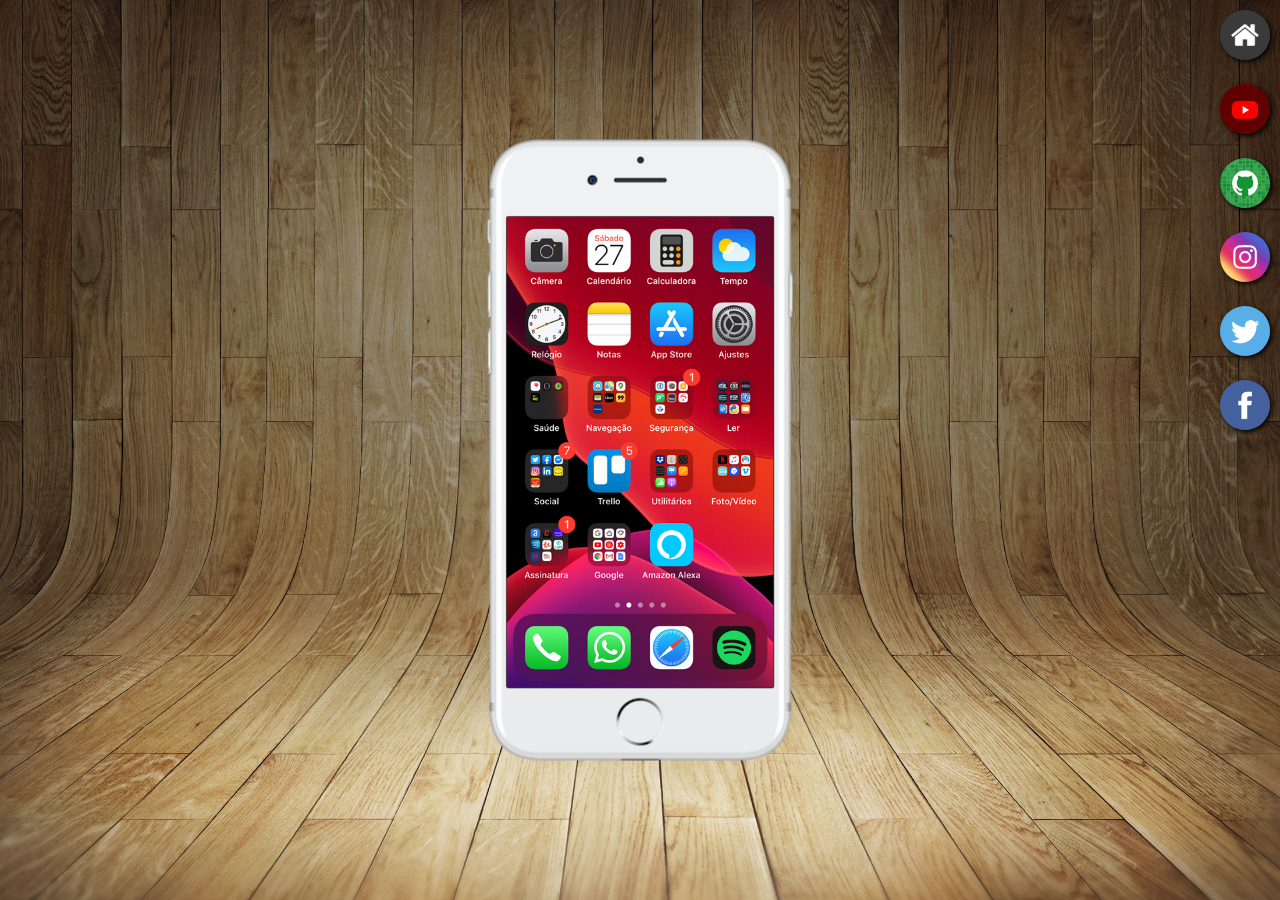
<file: index.html>
<!DOCTYPE html>
<html lang="pt-br">
<head>
    <meta charset="UTF-8">
    <meta http-equiv="X-UA-Compatible" content="IE=edge">
    <meta name="viewport" content="width=device-width, initial-scale=1.0">
    <link rel="shortcut icon" href="pacote-d013/favicon.ico" type="image/x-icon">
    <title>Projeto Redes Sociais</title>
    <link rel="stylesheet" href="style.css">
</head>
<body>
    <main>
        <section id="telefone">
            <iframe src="home.html" name="tela" id="tela" frameborder="0">
                Seu navegador não é comapatível com isso!
            </iframe>
        </section>
        <section id="redessociais">
            <a href="home.html" target="tela"><img src="pacote-d013/imagens/logo-home.jpg" alt="home"></a><br>
            <a href="youtube.html" target="tela"><img src="pacote-d013/imagens/logo-youtube.jpg" alt="youtube"></a><br>
            <a href="github.html" target="tela"><img src="pacote-d013/imagens/logo-github.jpg" alt="tela-github"></a><br>
            <a href="instagram.html" target="tela"><img src="pacote-d013/imagens/logo-instagram.jpg" alt="instagram"></a><br>
            <a href="twitter.html" target="tela"><img src="pacote-d013/imagens/logo-twitter.jpg" alt="twitter"></a><br>
            <a href="facebook.html" target="tela"><img src="pacote-d013/imagens/logo-facebook.jpg" alt="facebook"></a><br>
        </section>
    </main>
</body>
</html>
</file>
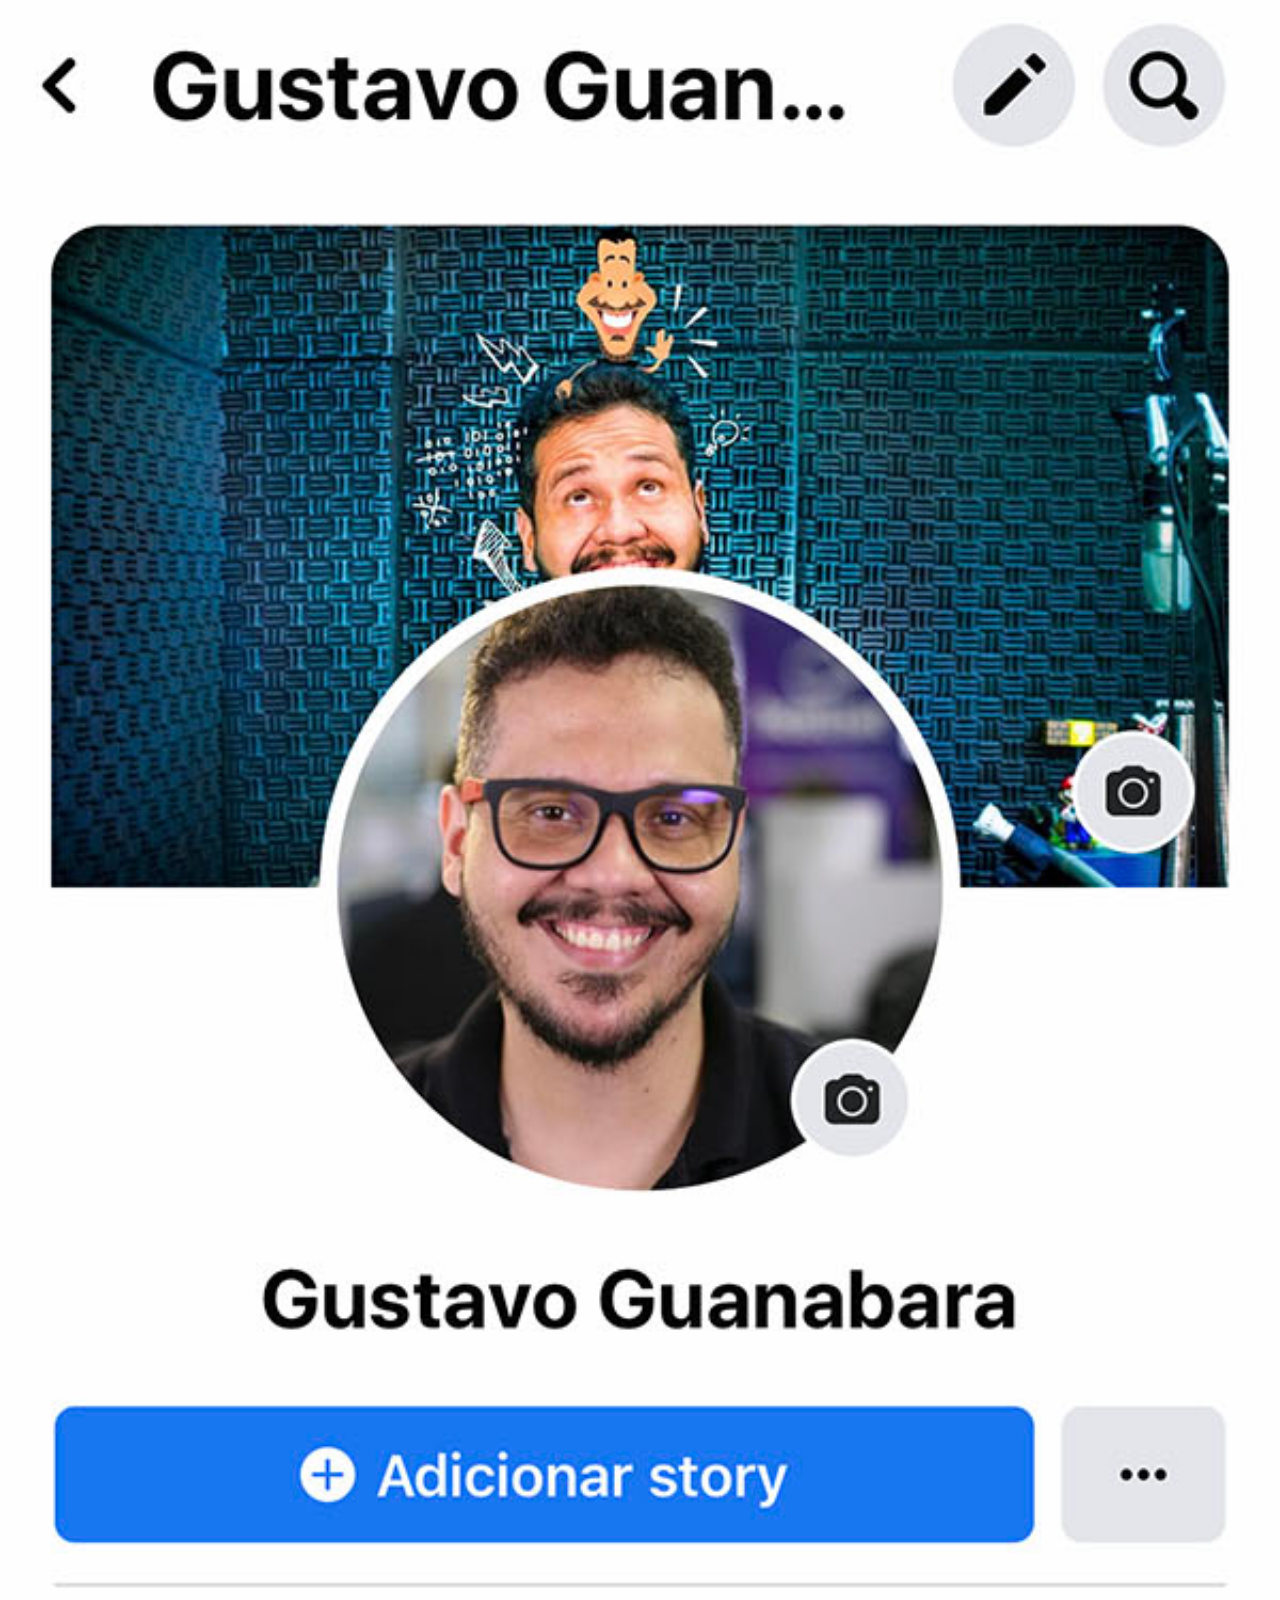
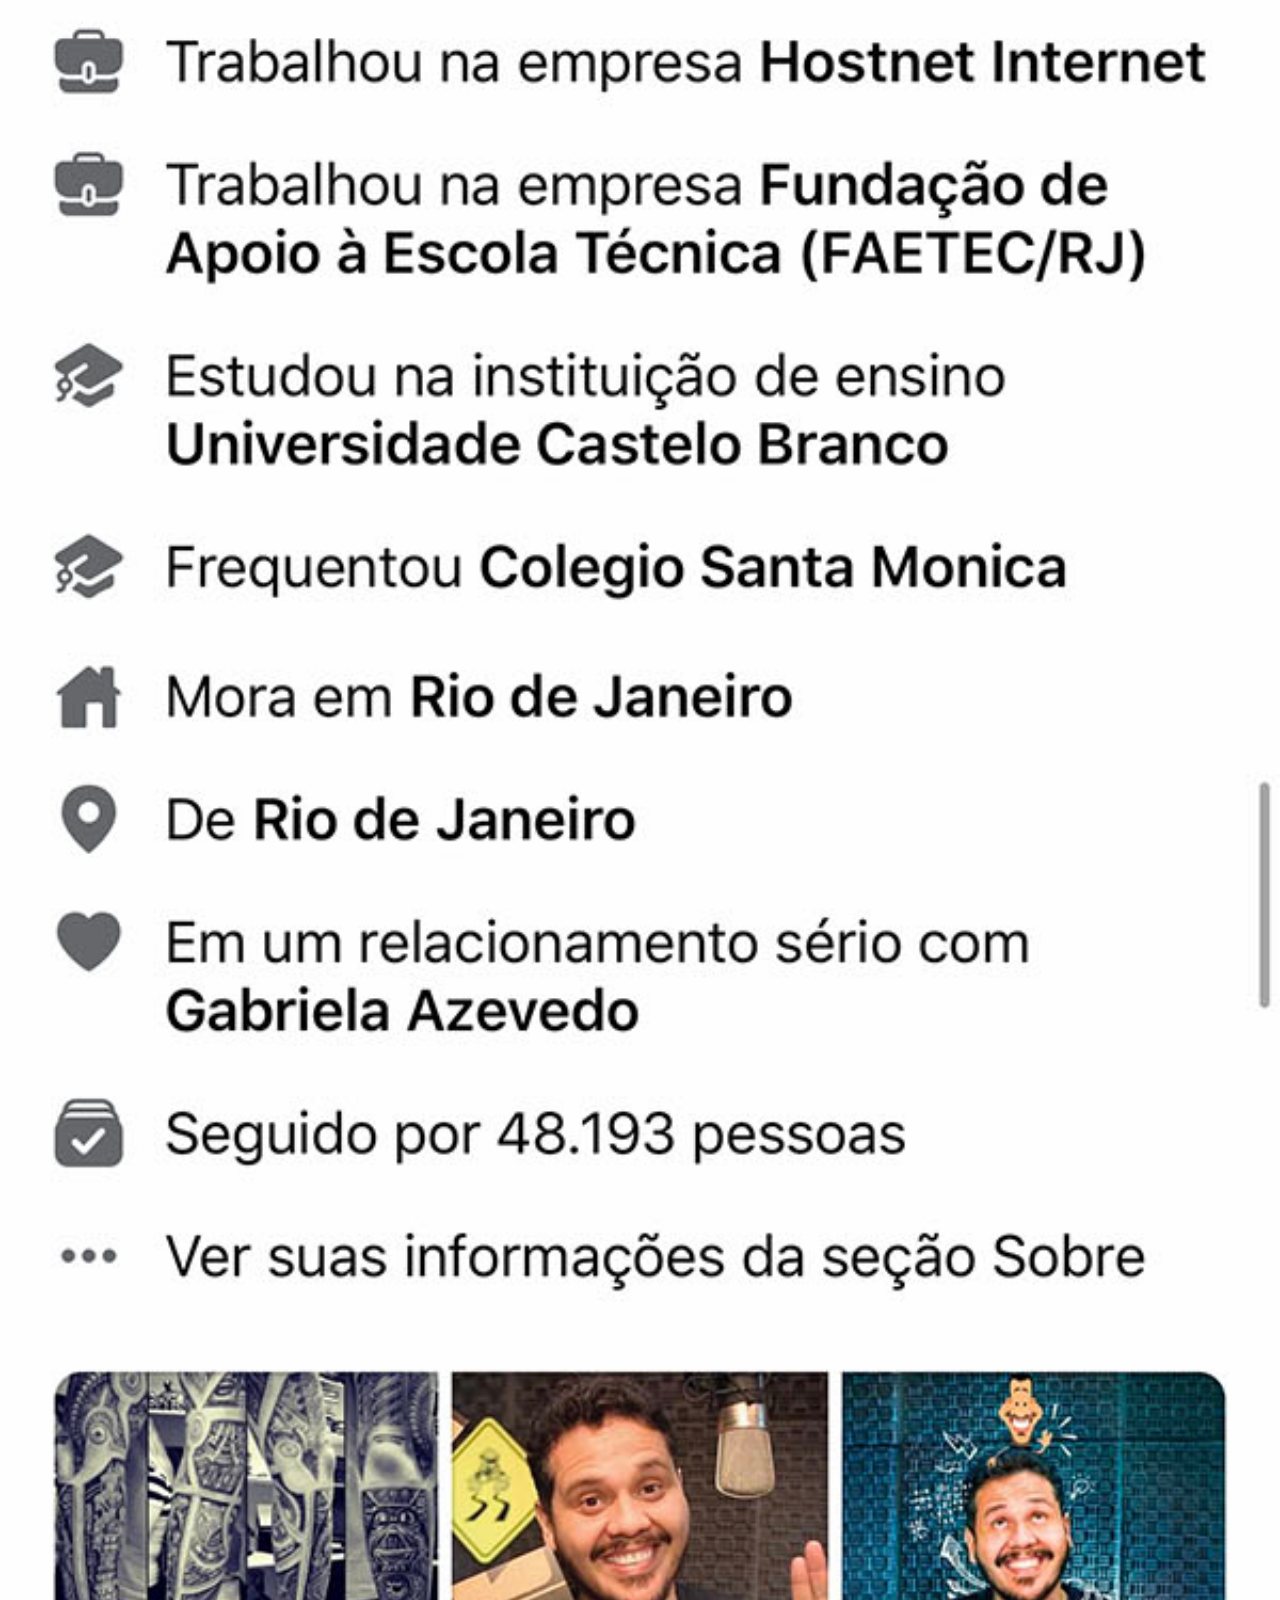
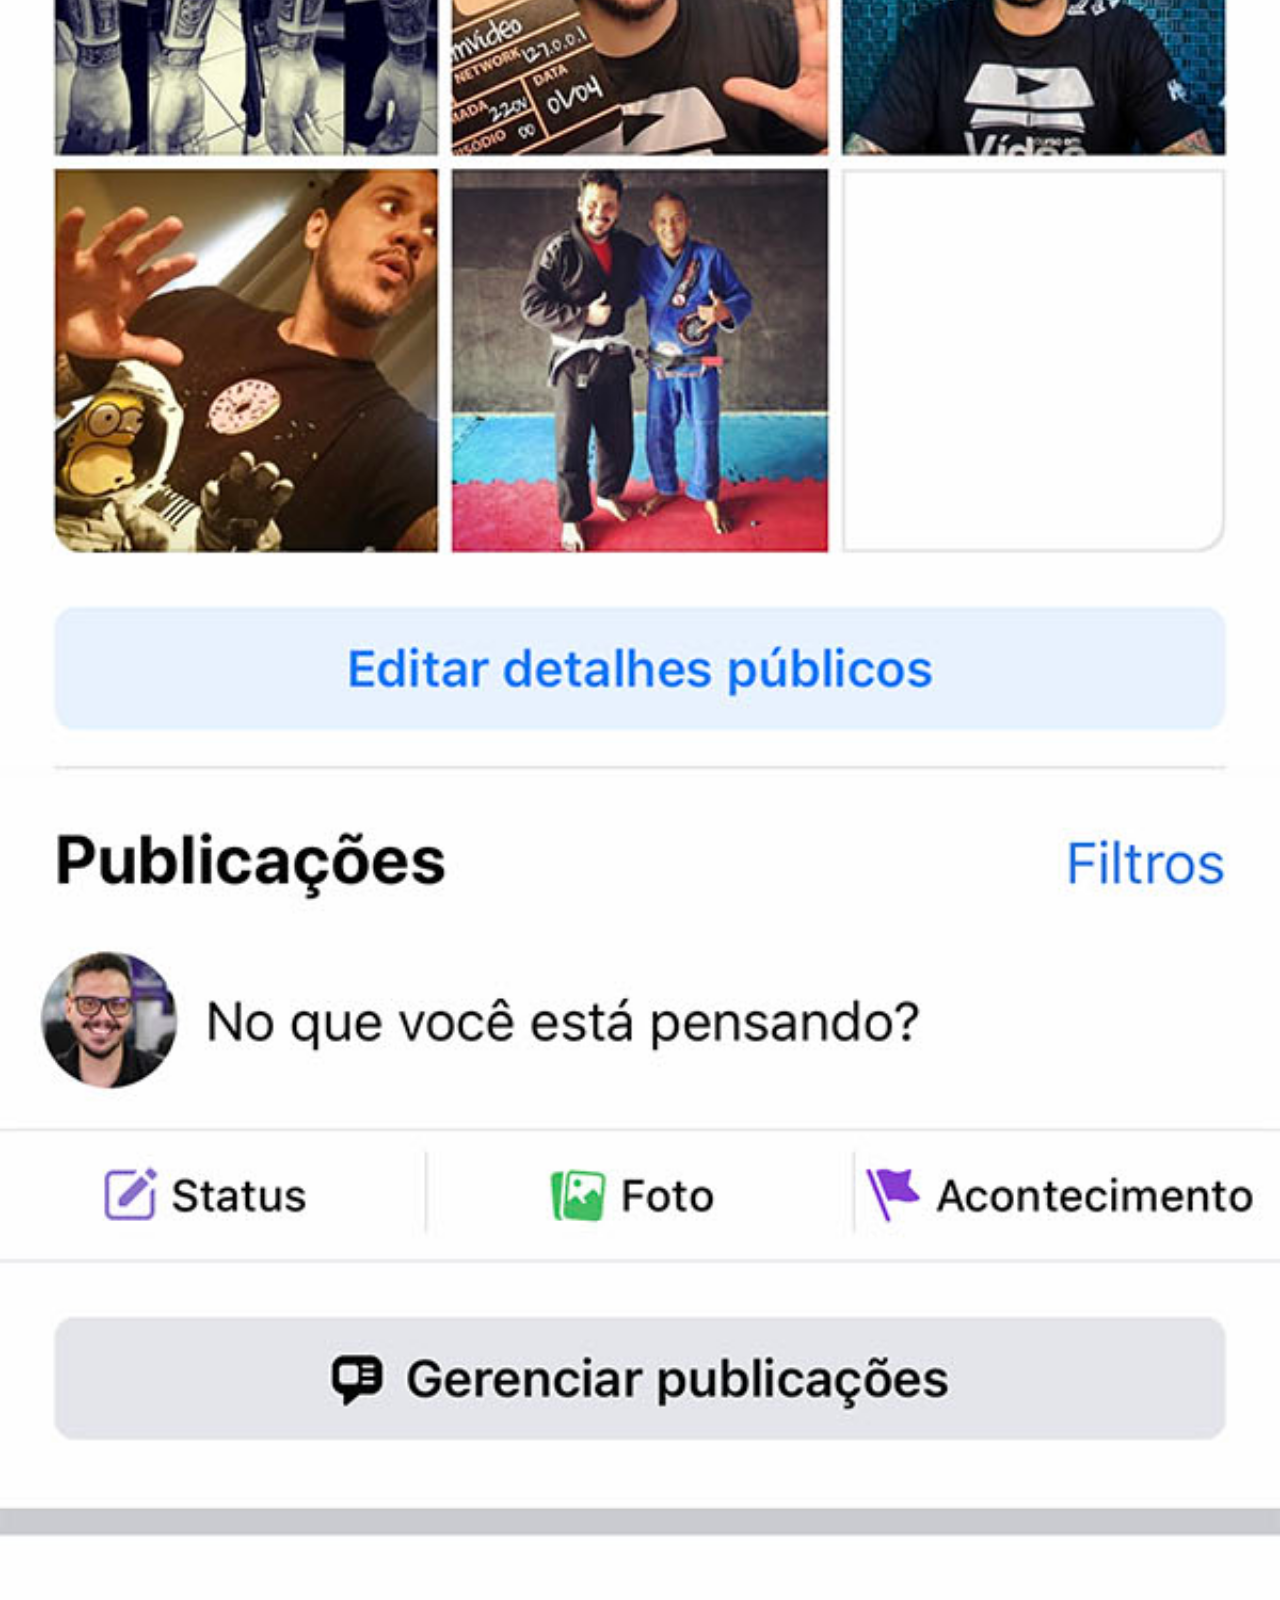
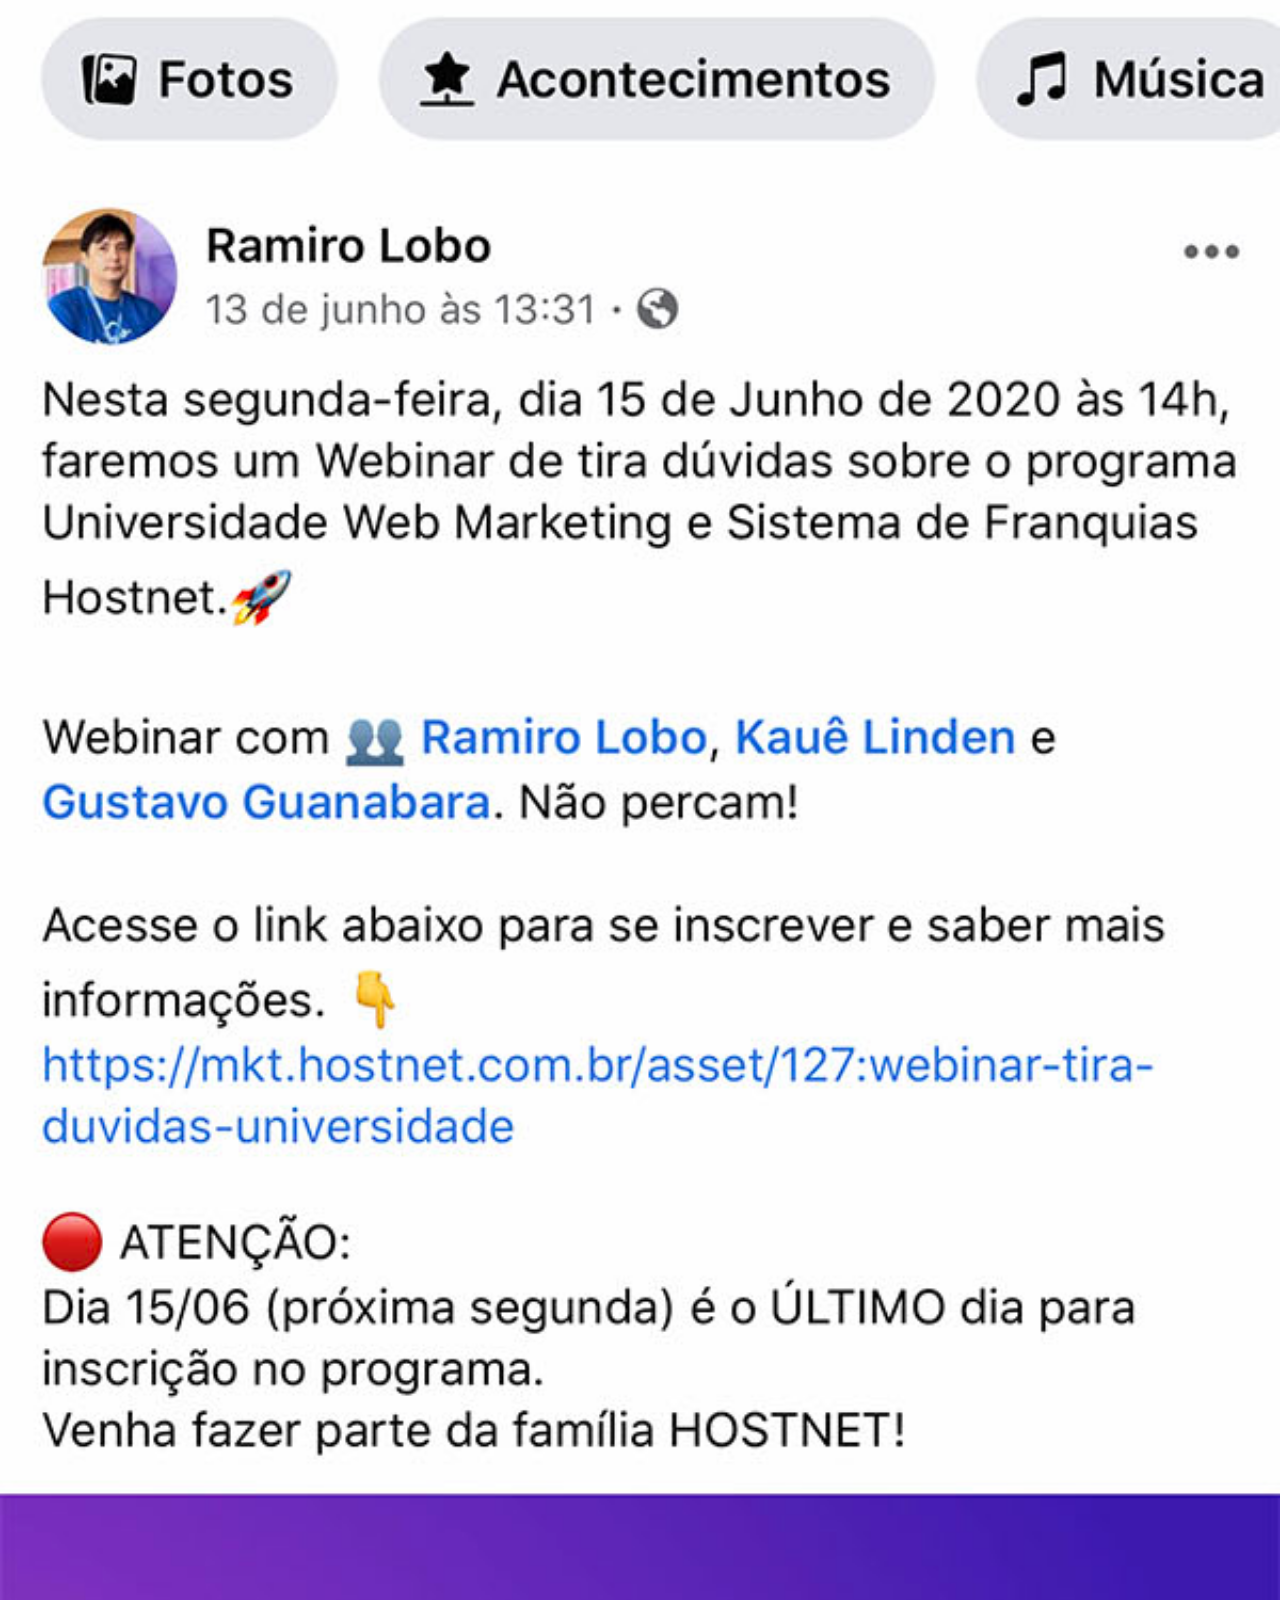
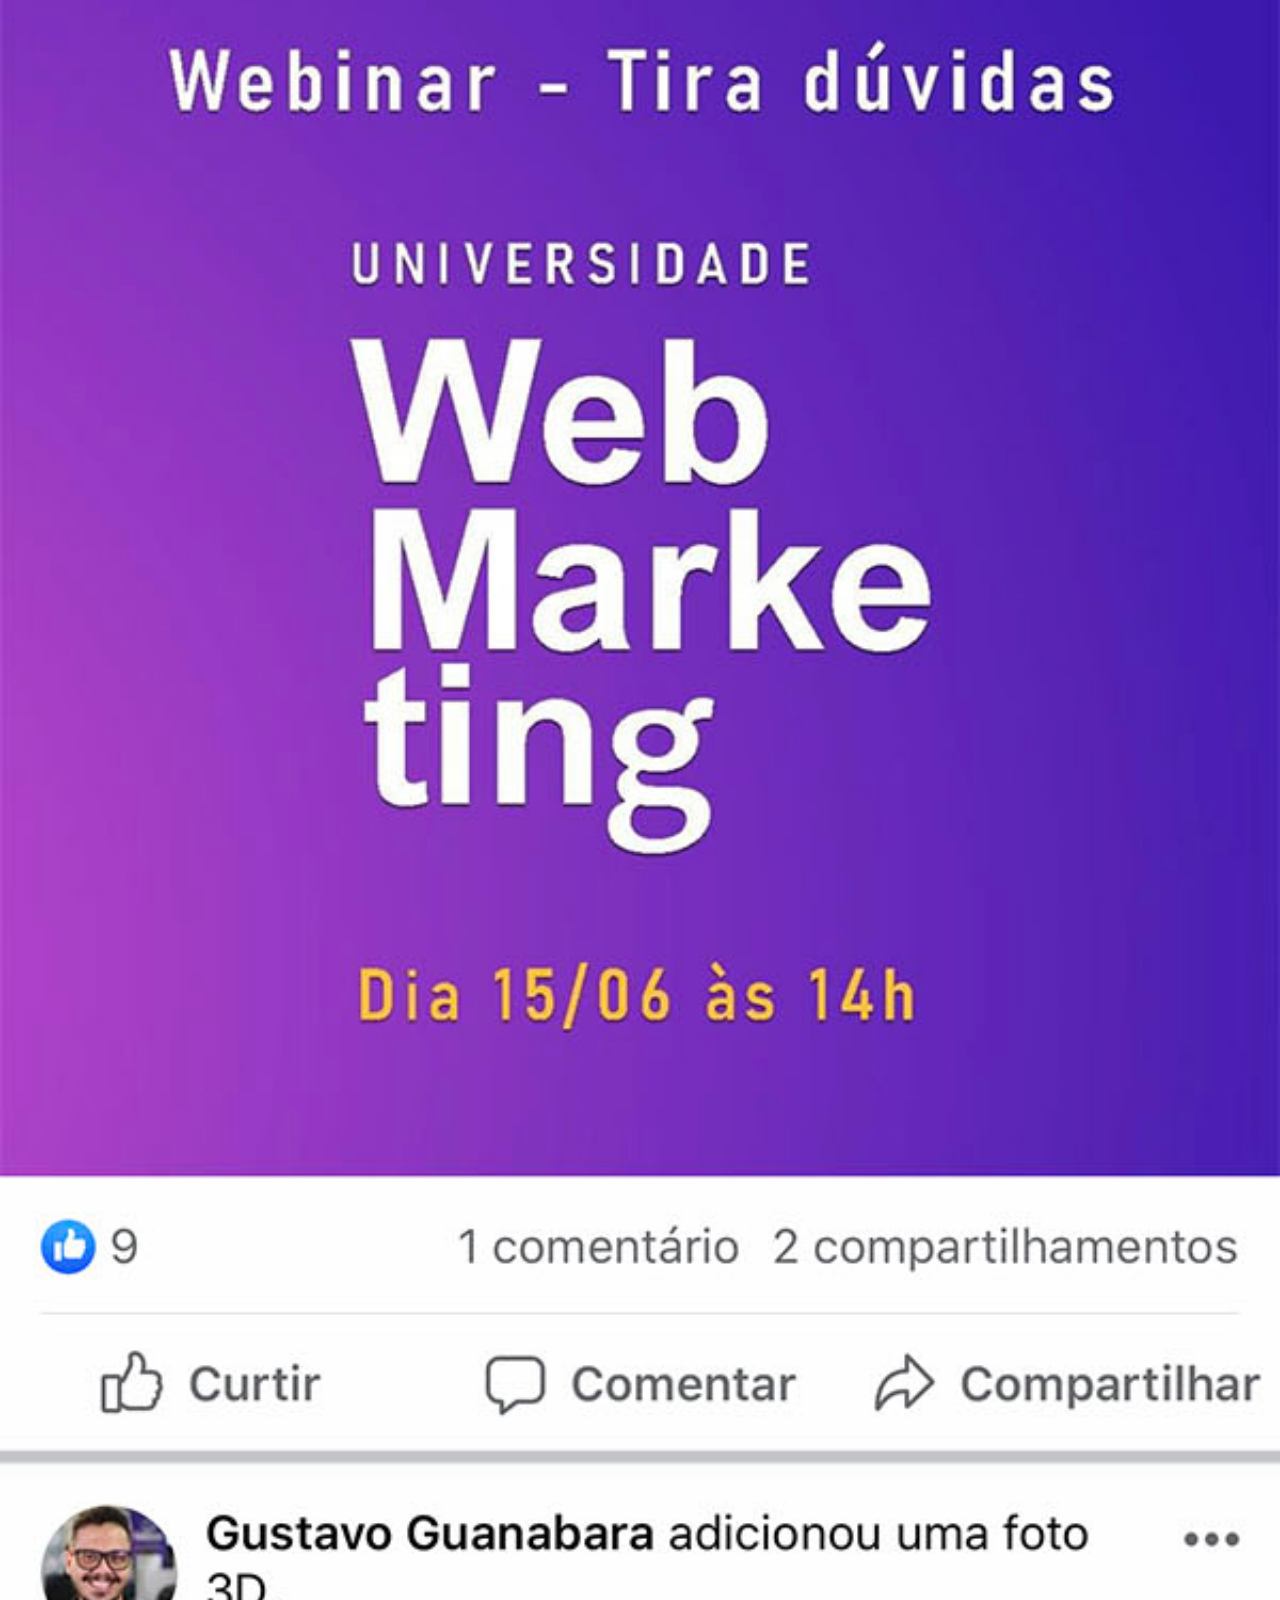
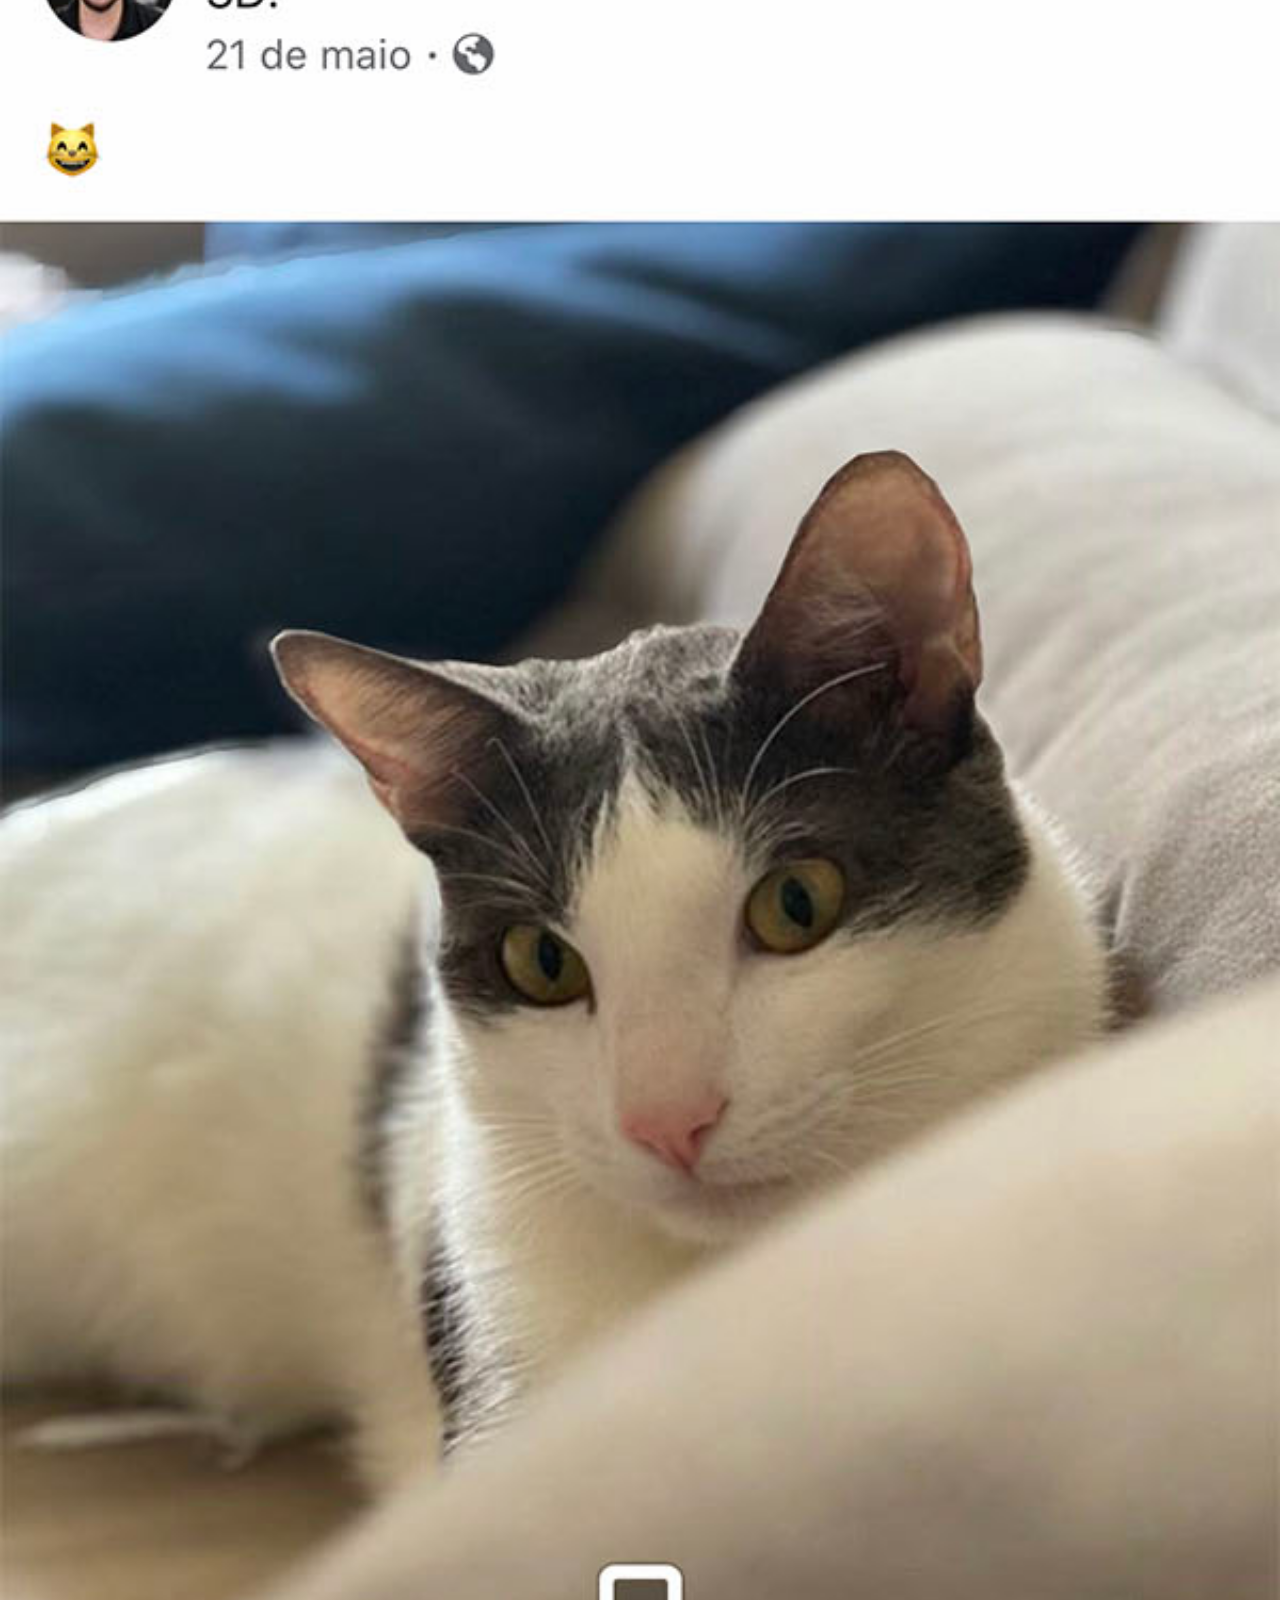
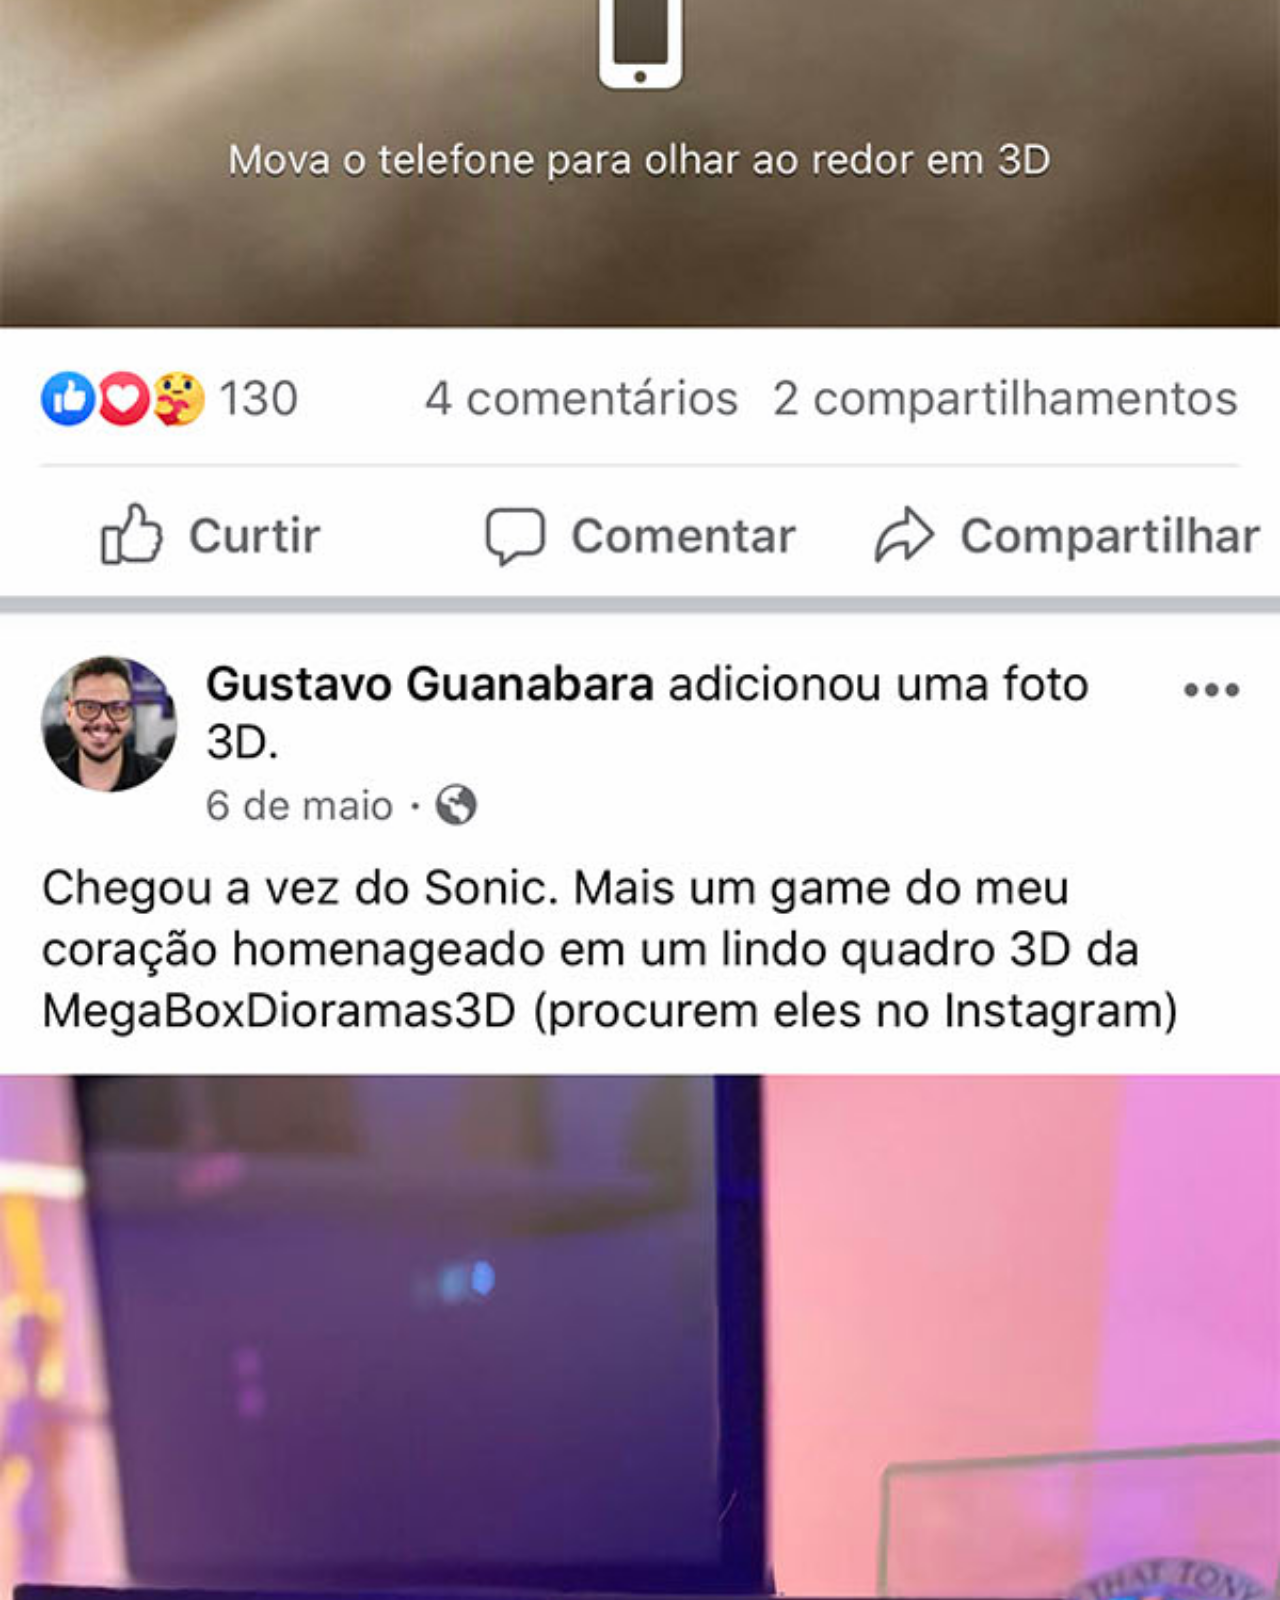
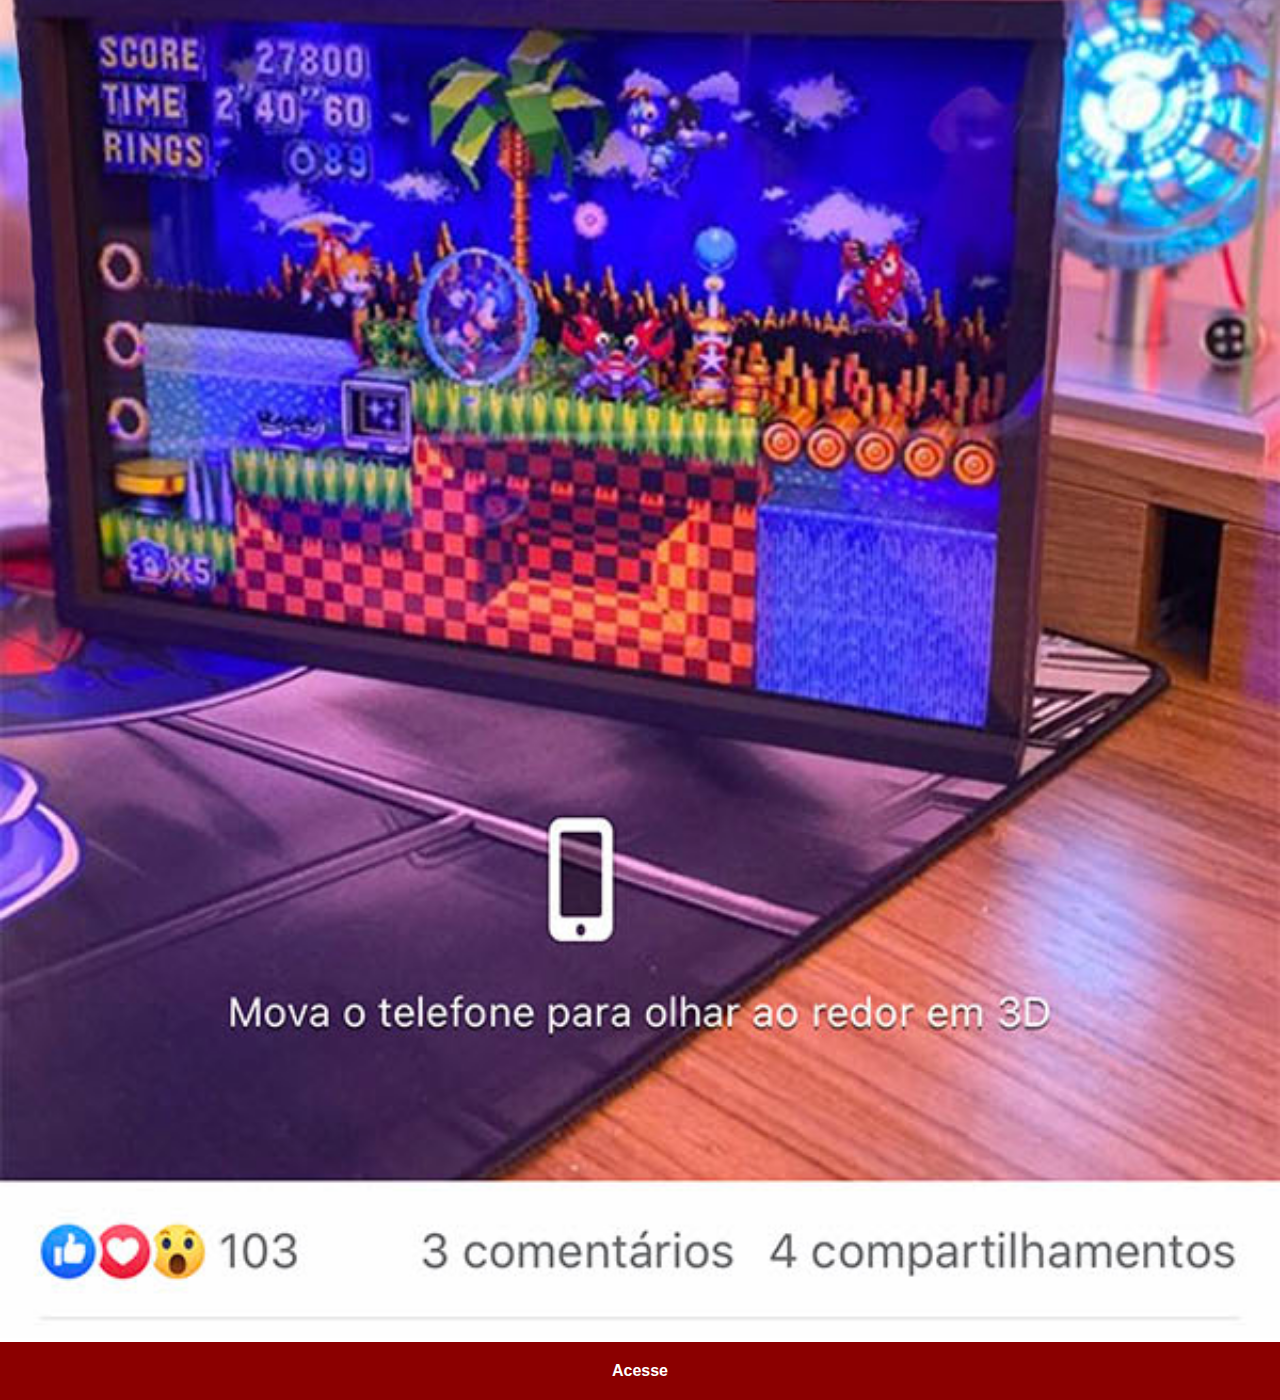
<file: facebook.html>
<!DOCTYPE html>
<html lang="pt-br">
<head>
    <meta charset="UTF-8">
    <meta http-equiv="X-UA-Compatible" content="IE=edge">
    <meta name="viewport" content="width=device-width, initial-scale=1.0">
    <title>Facebook</title>
    <link rel="stylesheet" href="estilos/social.css">
</head>
<body>
    <img src="pacote-d013/imagens/tela-facebook.jpg" alt="facebook">
    <a href="https://www.facebook.com/gustavoguanabara/" target="_blank">Acesse</a>
</body>
</html>
</file>
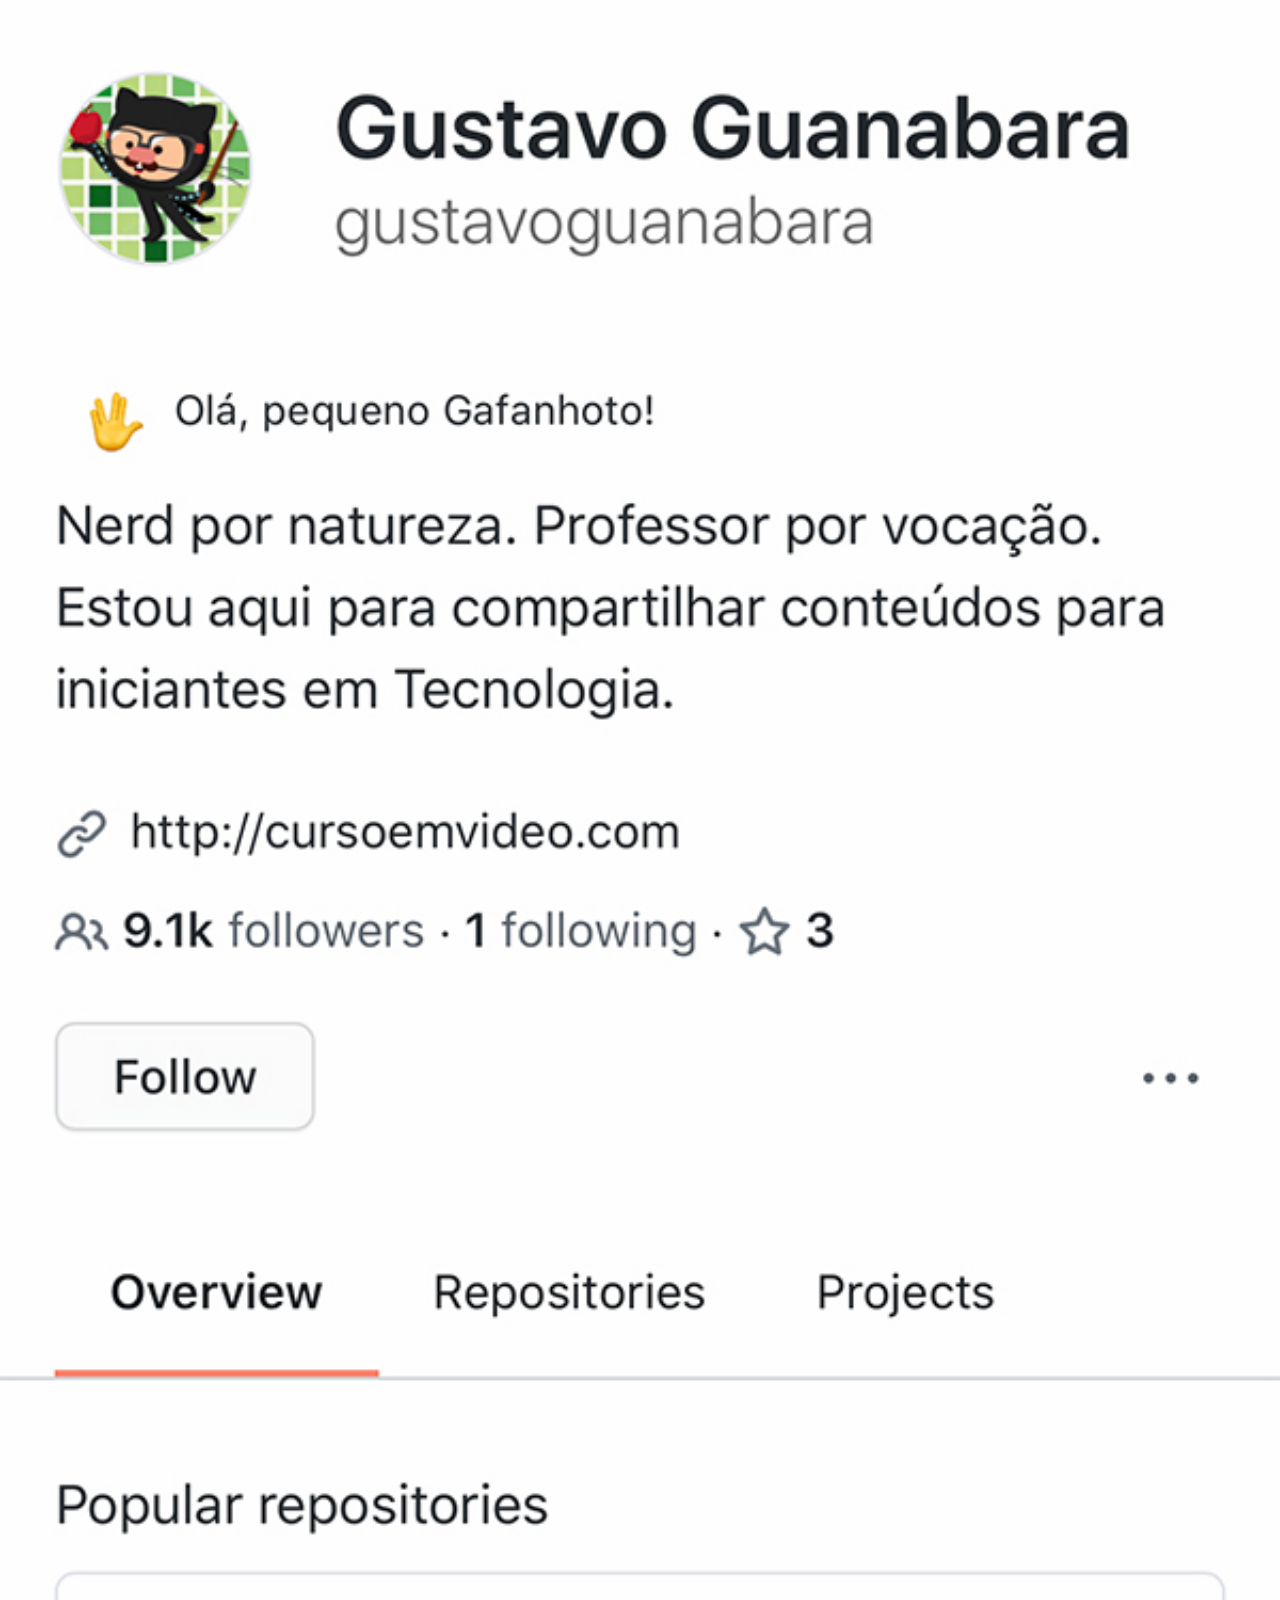
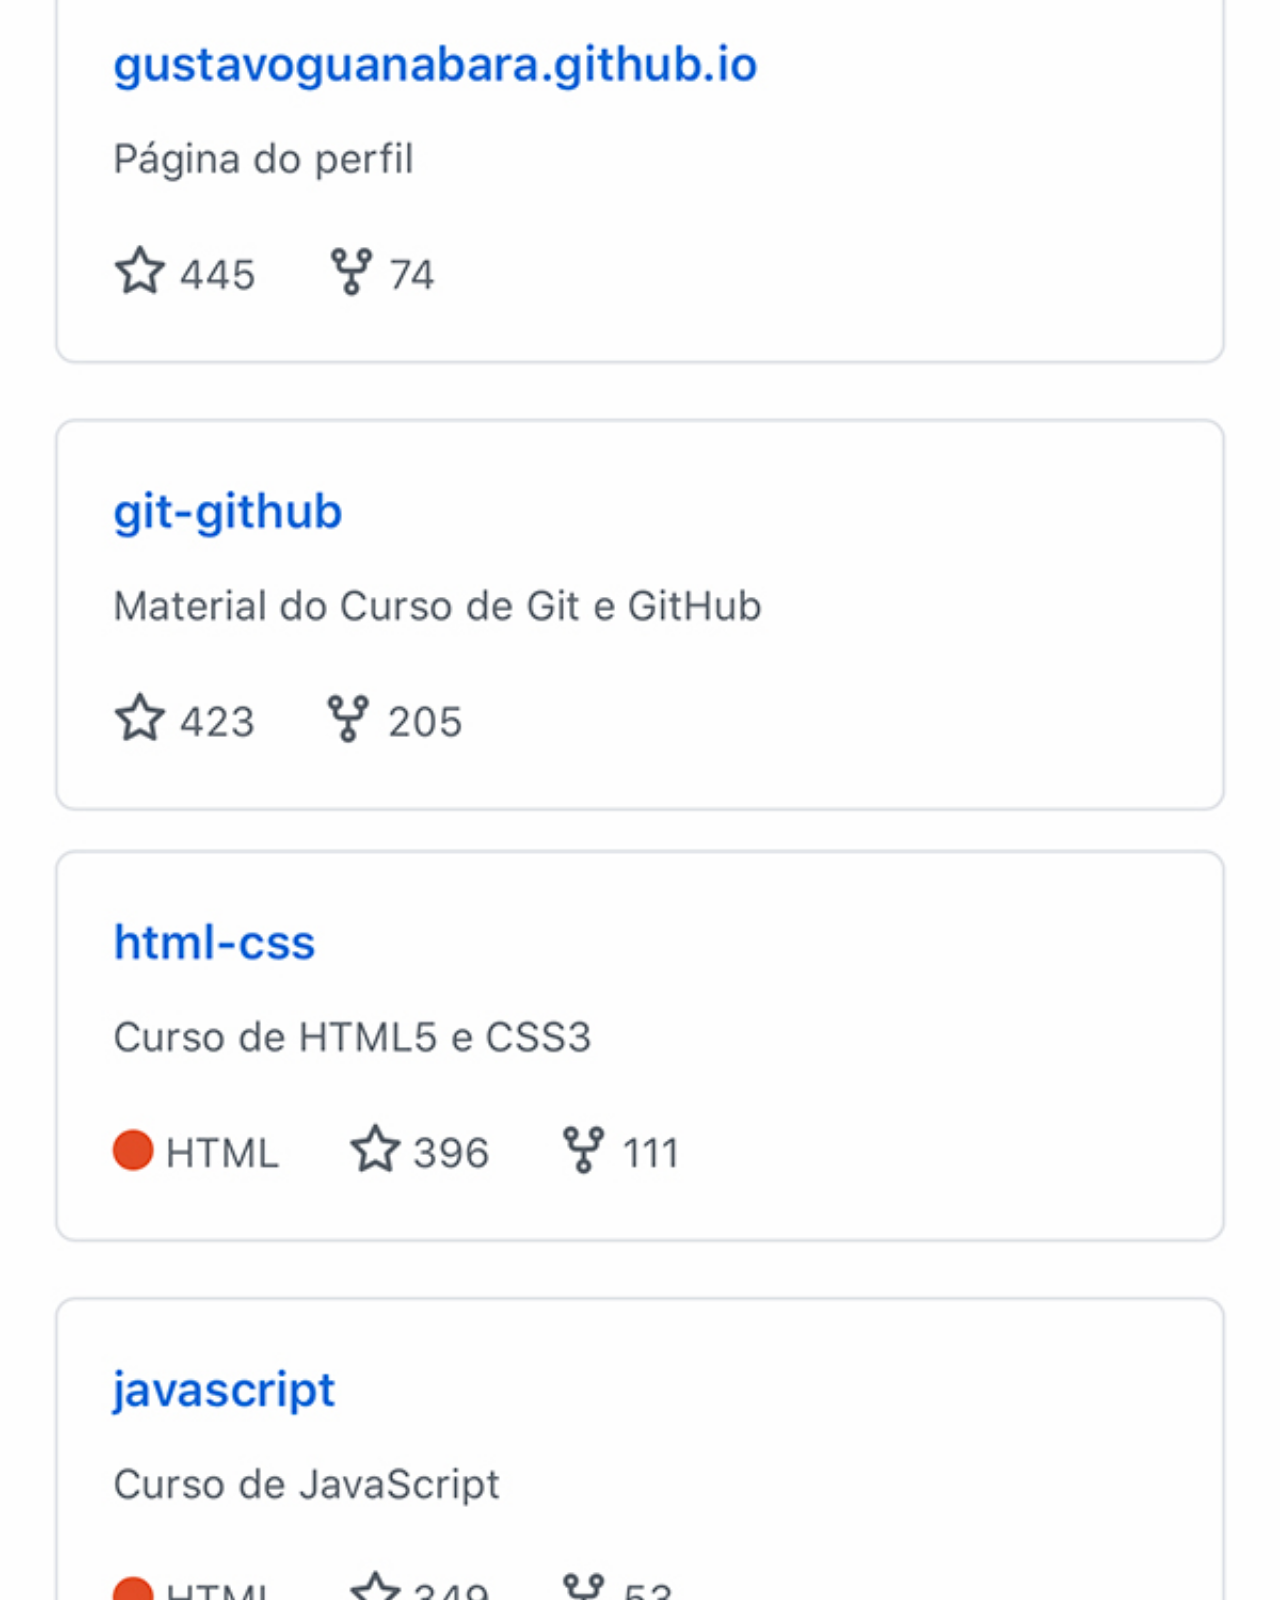
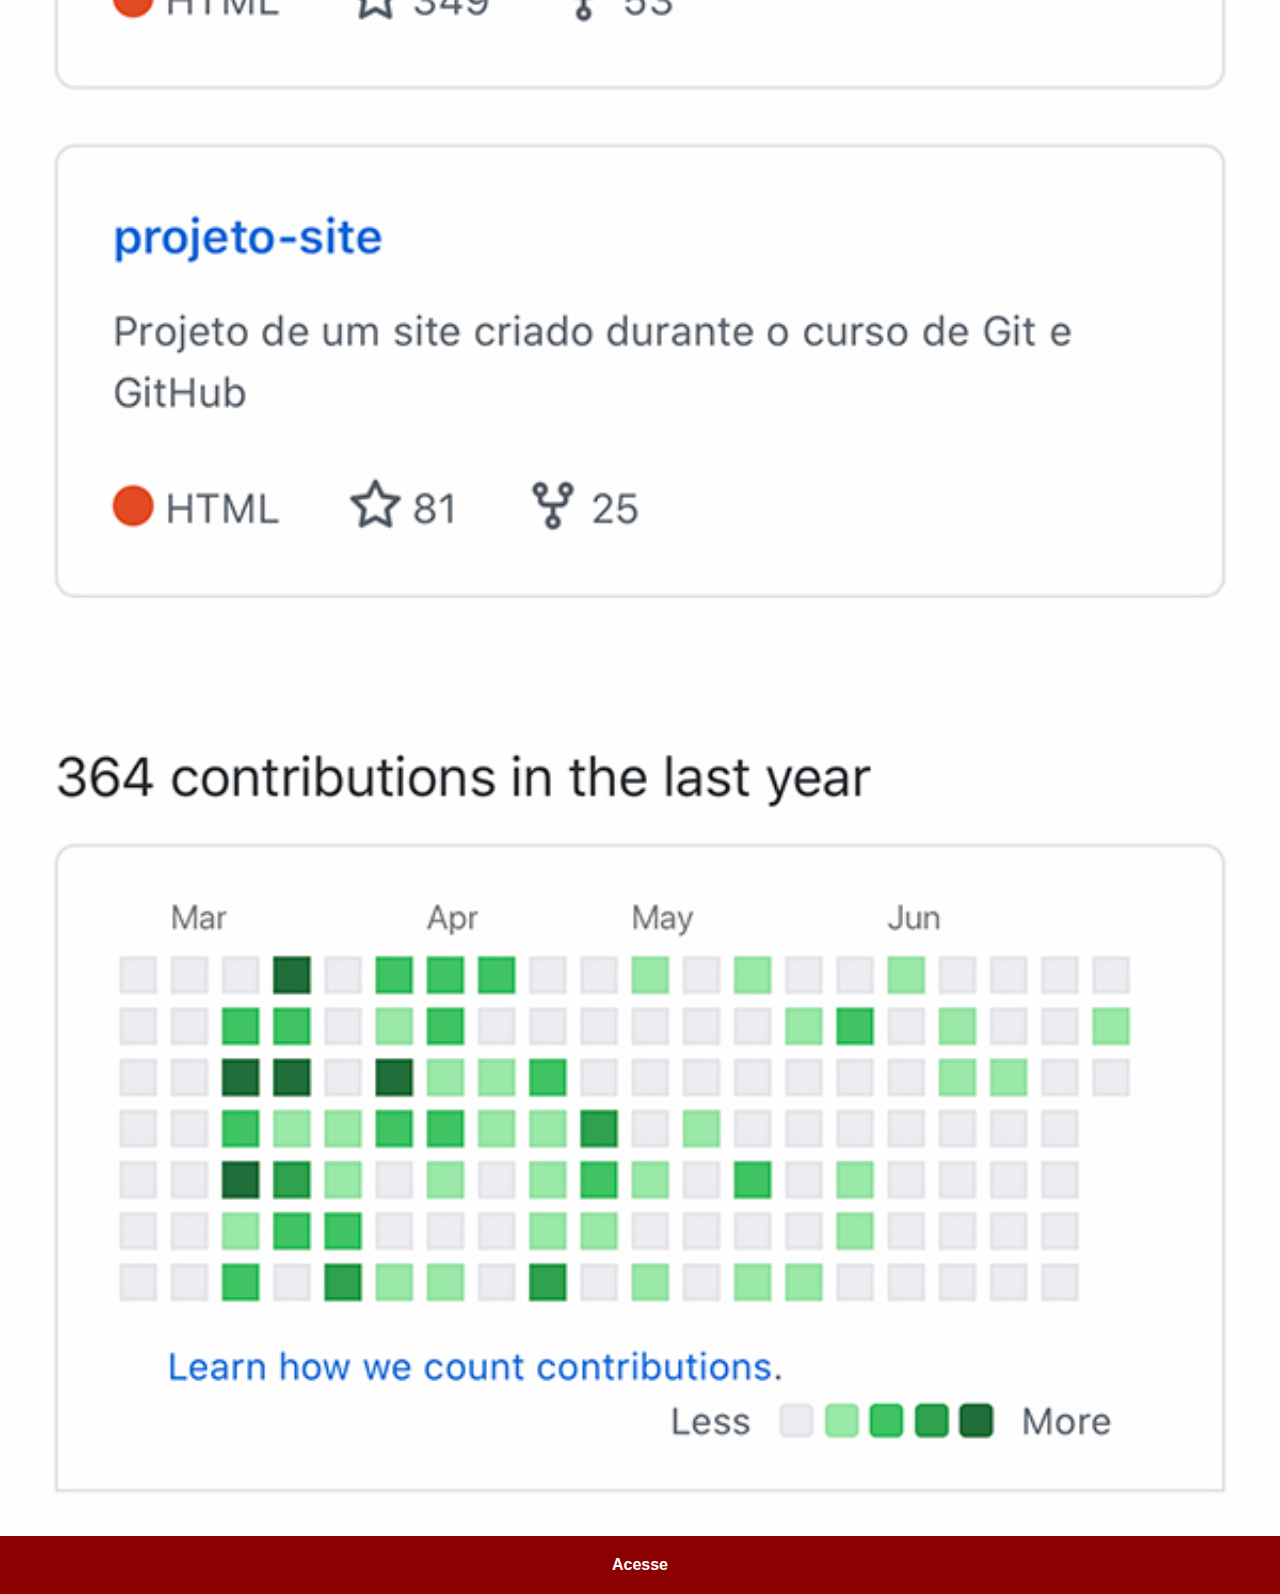
<file: github.html>
<!DOCTYPE html>
<html lang="pt-br">
<head>
    <meta charset="UTF-8">
    <meta http-equiv="X-UA-Compatible" content="IE=edge">
    <meta name="viewport" content="width=device-width, initial-scale=1.0">
    <title>GitHub</title>
    <link rel="stylesheet" href="estilos/social.css">
</head>
<body>
    <img src="pacote-d013/imagens/tela-github.jpg" alt="">
    <a href="https://gustavoguanabara.github.io/" target="_blank">Acesse</a>
</body>
</html>
</file>
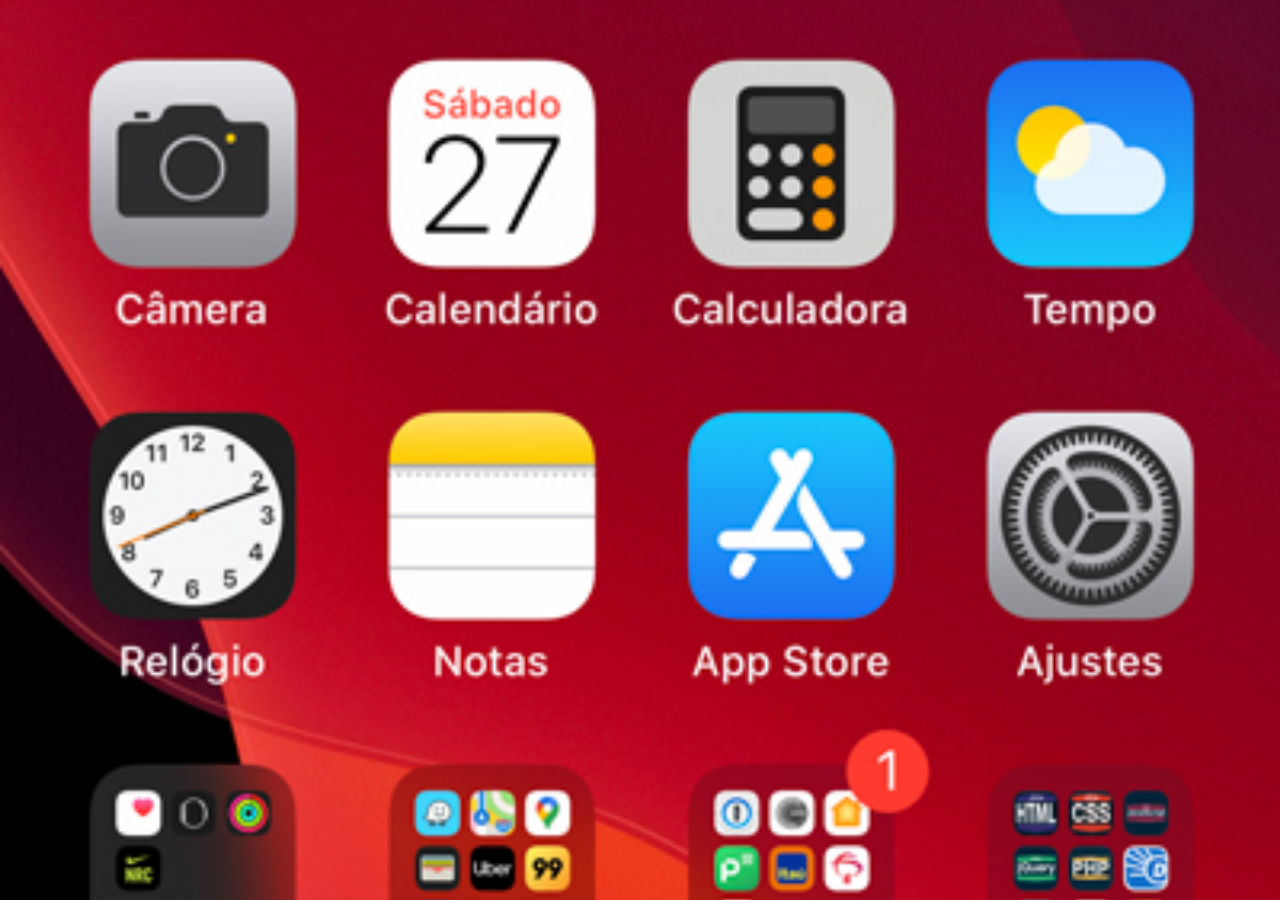
<file: home.html>
<!DOCTYPE html>
<html lang="pt-br">
<head>
    <meta charset="UTF-8">
    <meta http-equiv="X-UA-Compatible" content="IE=edge">
    <meta name="viewport" content="width=device-width, initial-scale=1.0">
    <title>Home</title>
    <style>
        *{
            margin: 0px;
            padding: 0px;
        }

        body {
            width: 100vw;
            height: 100vh;
            background: black url(pacote-d013/imagens/tela-home.jpg) no-repeat top center;
            background-size: cover;
        }
    </style>
</head>
<body>
    
</body>
</html>
</file>
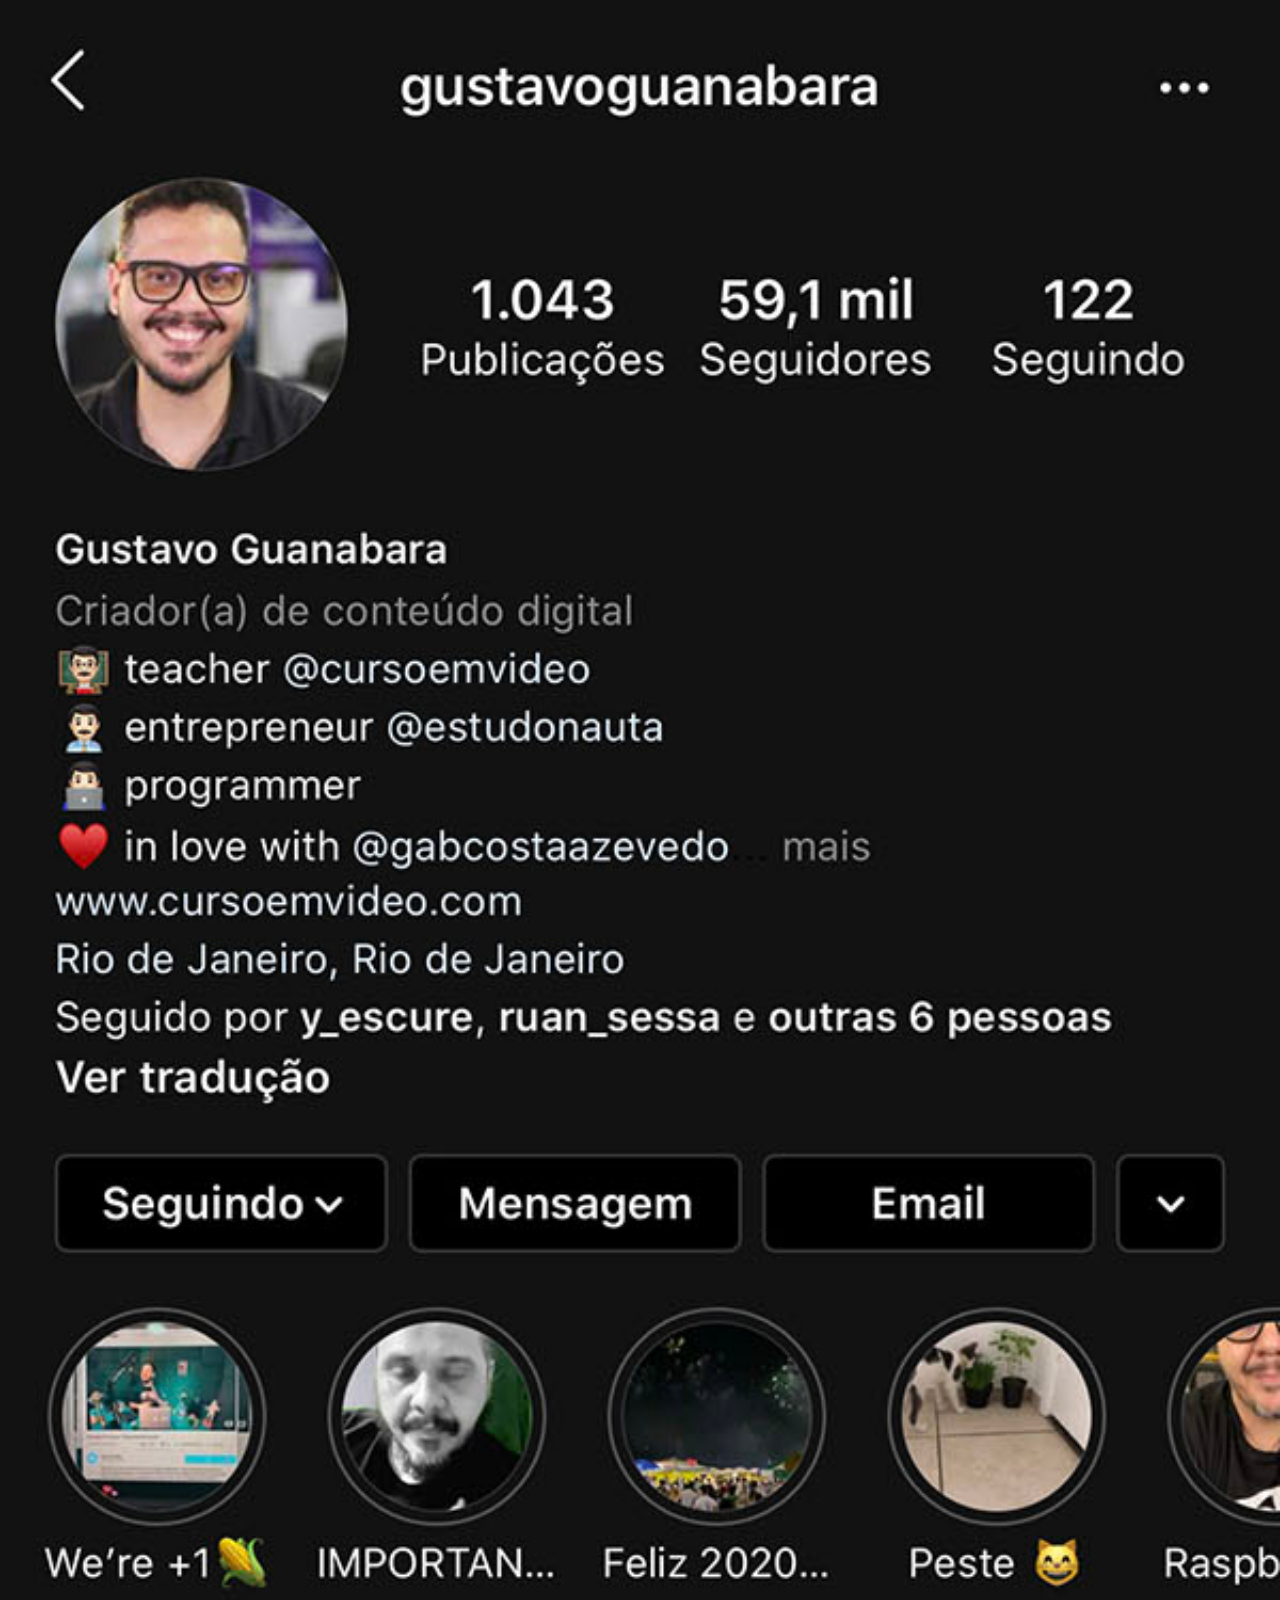
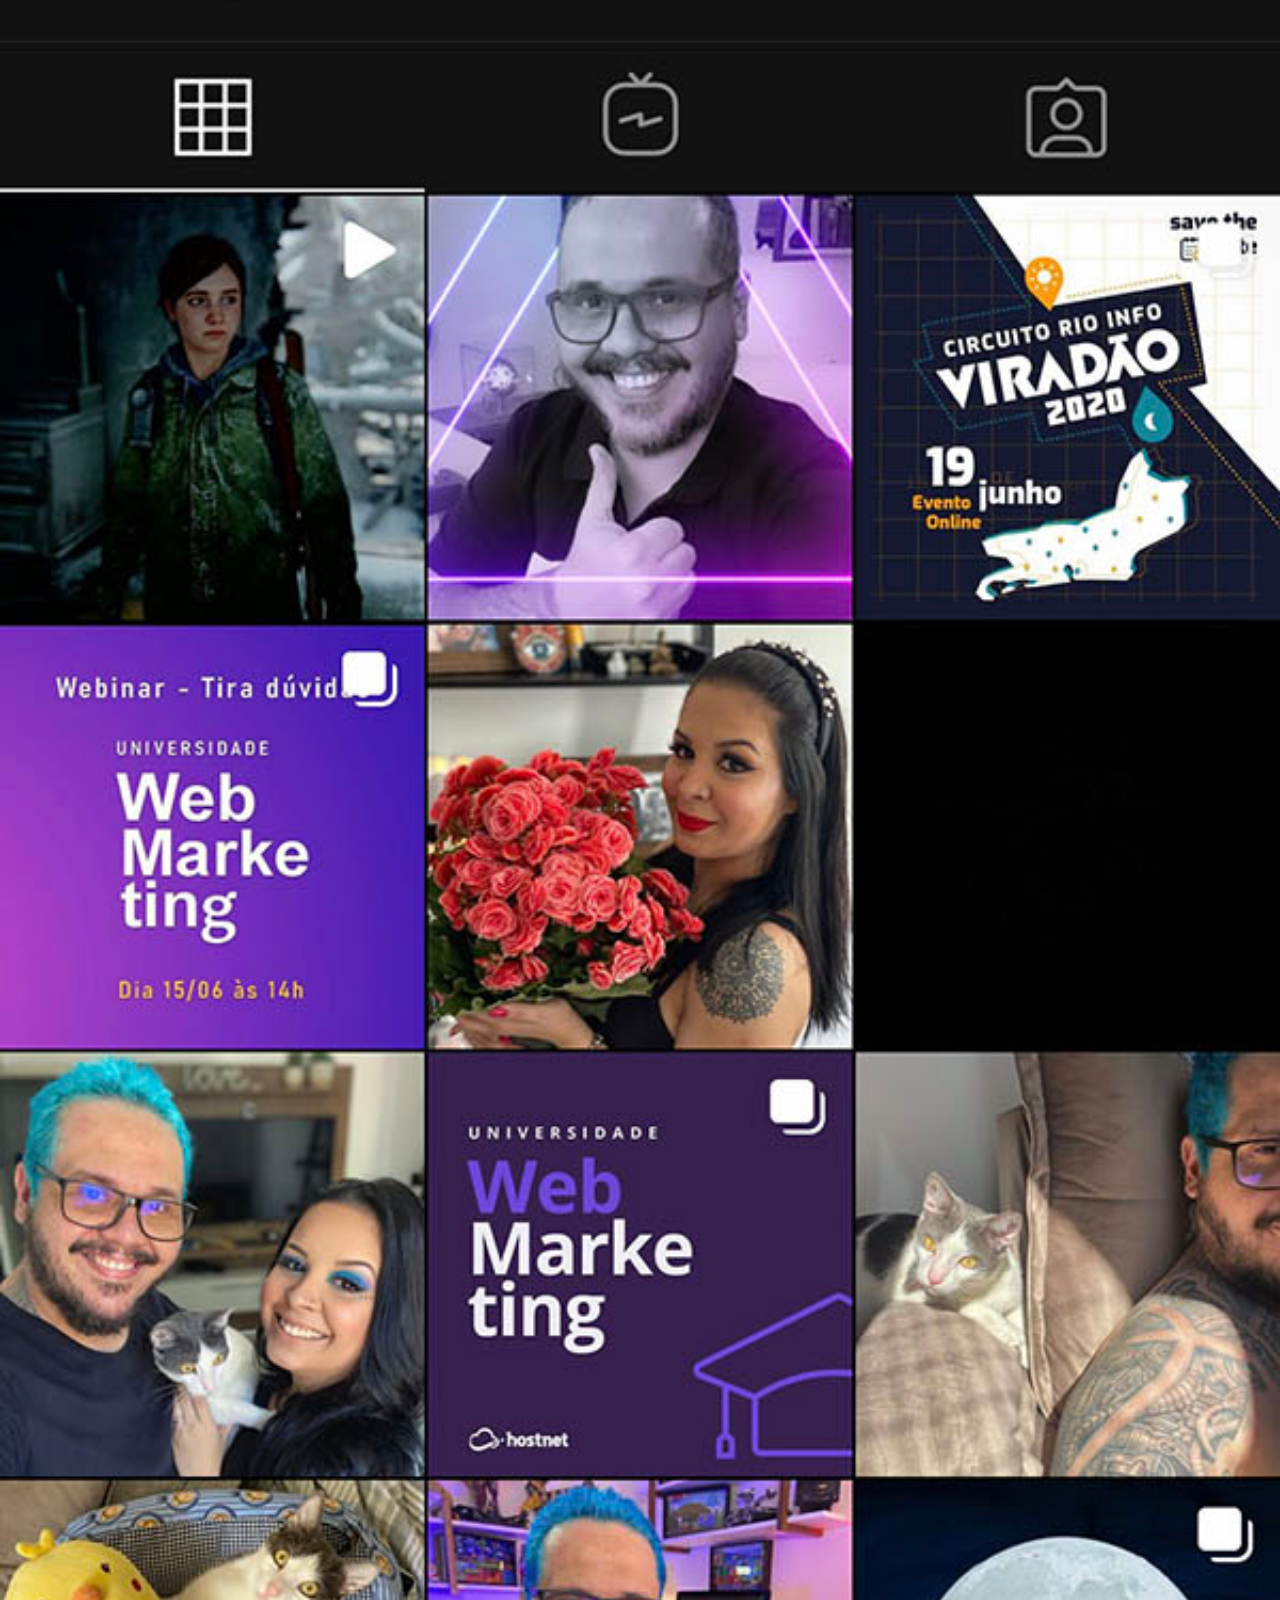
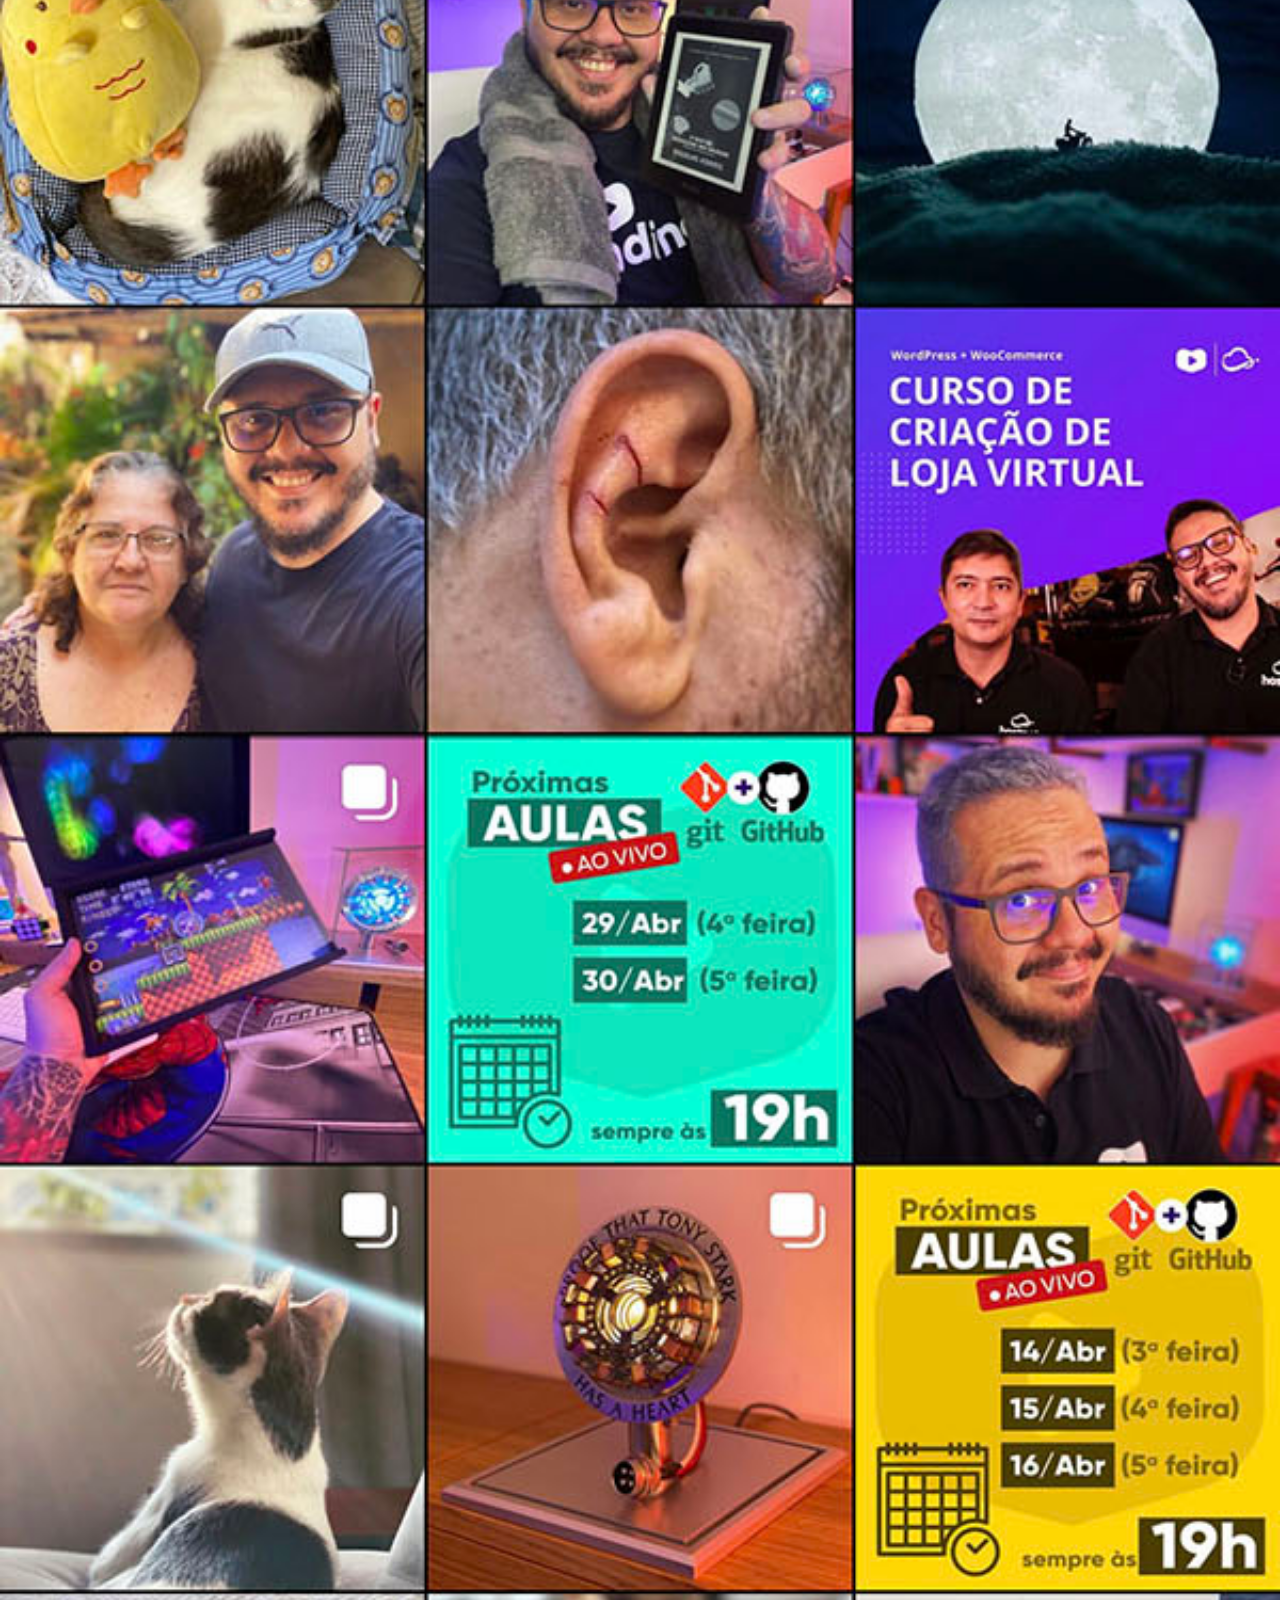
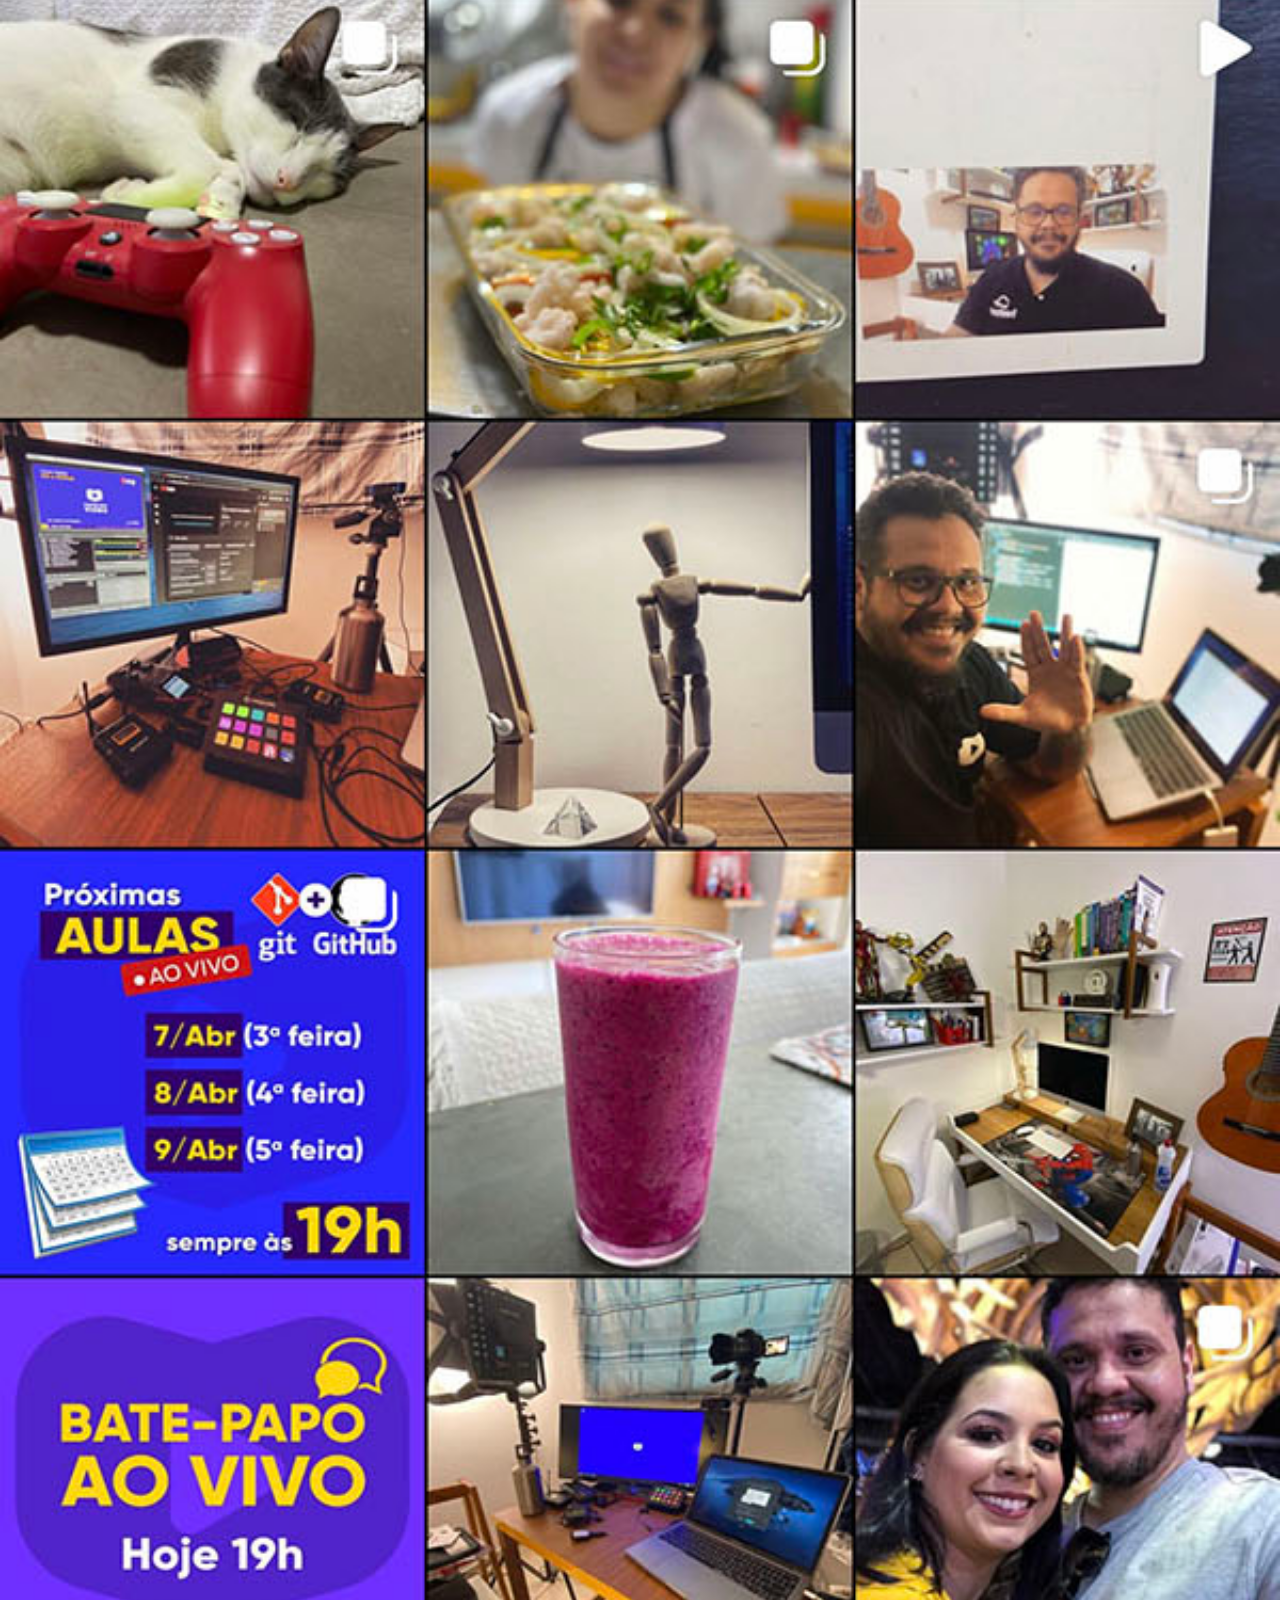
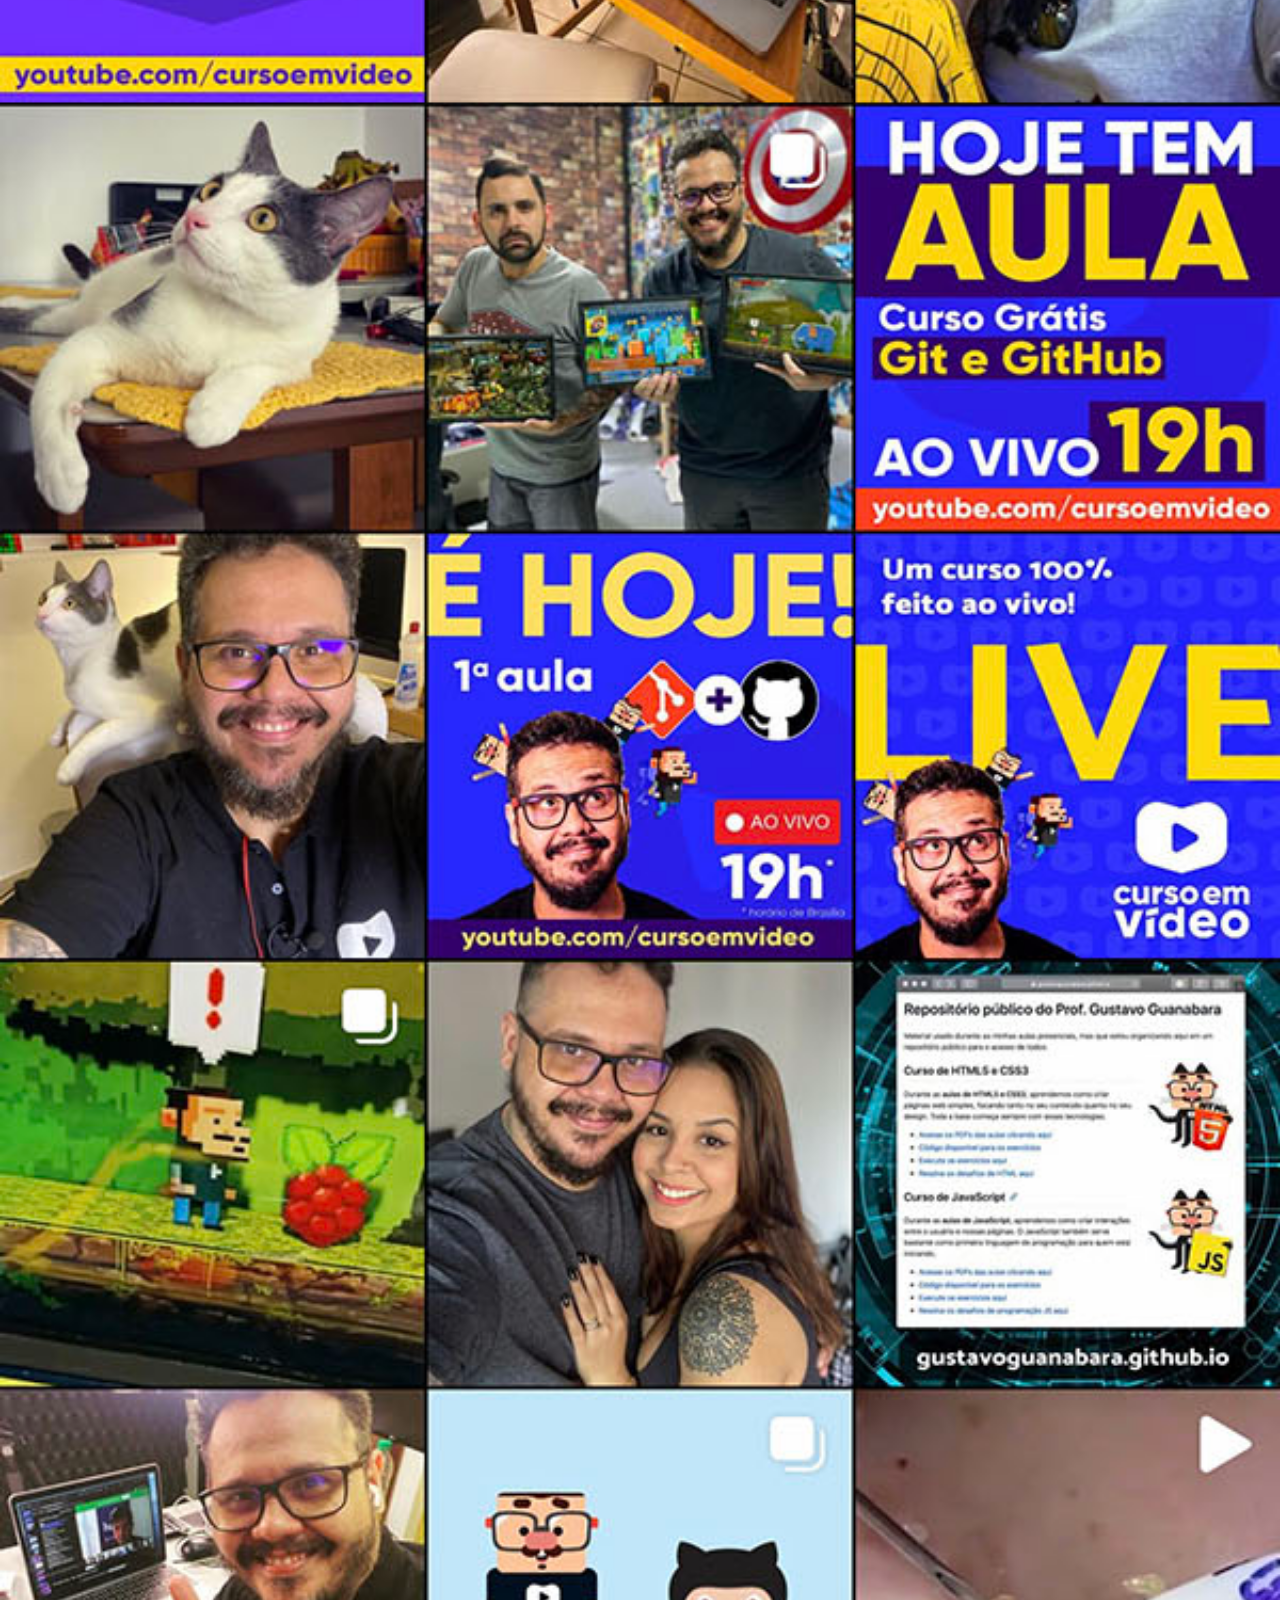
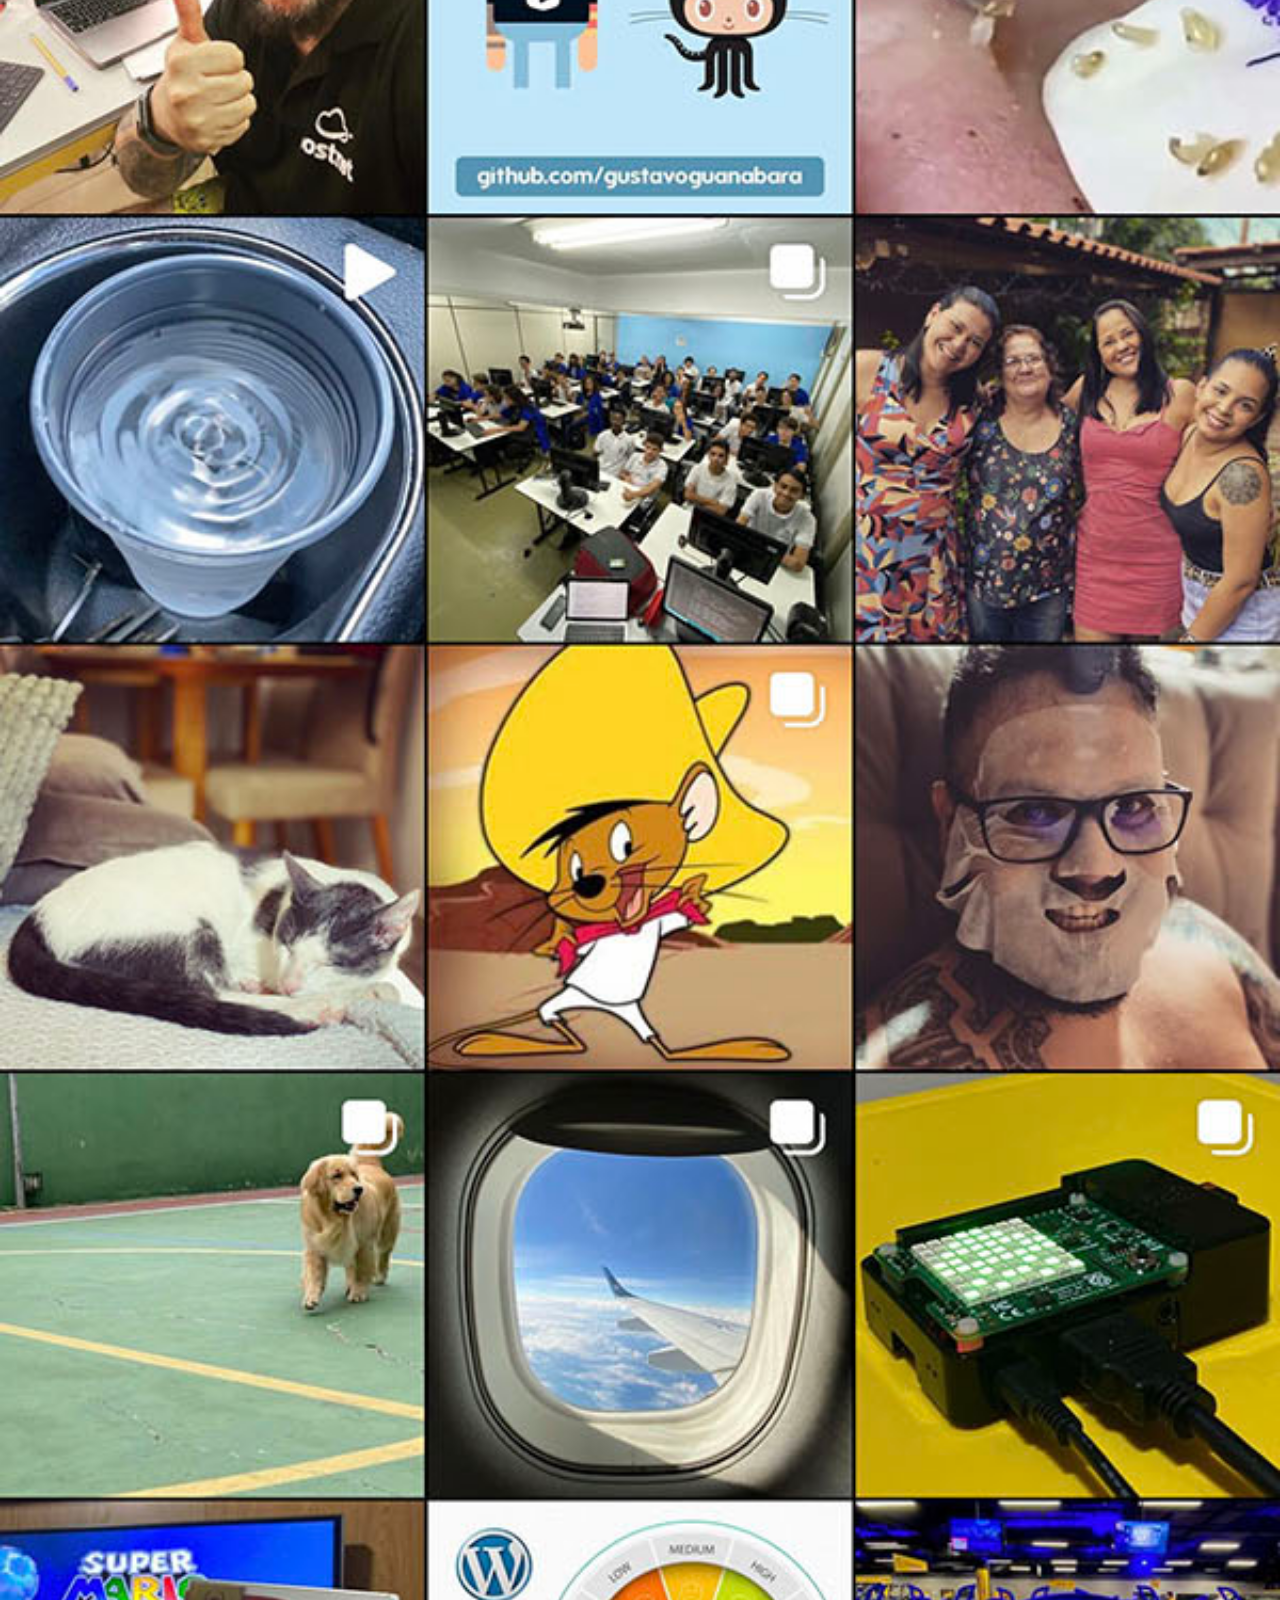
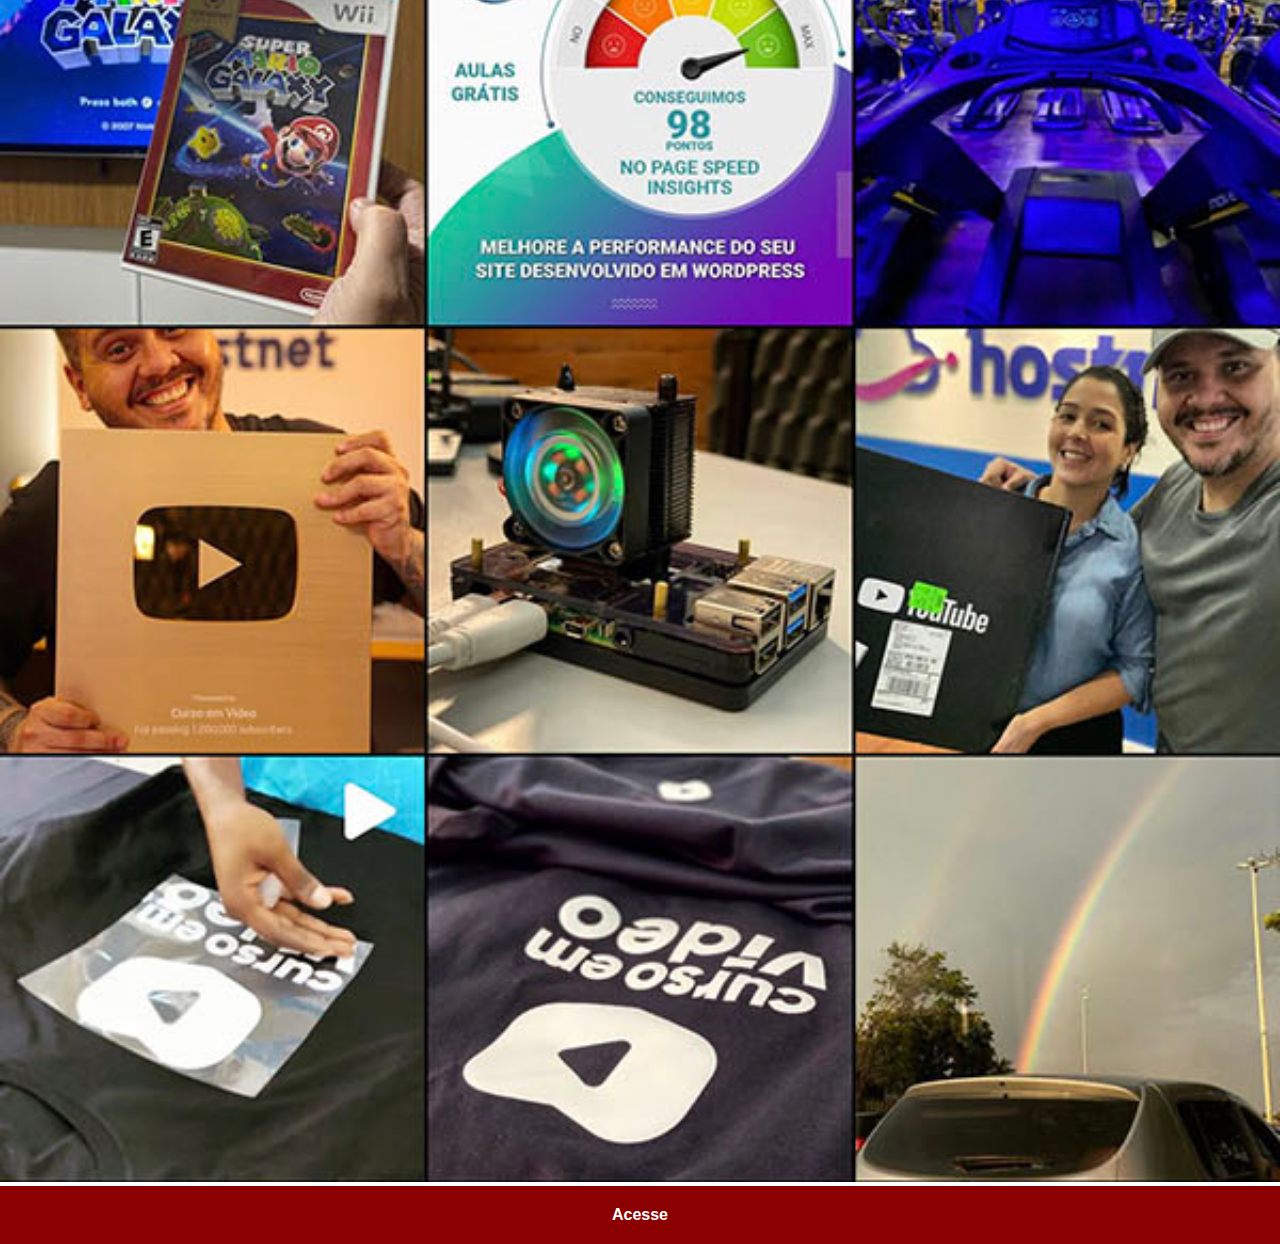
<file: instagram.html>
<!DOCTYPE html>
<html lang="pt-br">
<head>
    <meta charset="UTF-8">
    <meta http-equiv="X-UA-Compatible" content="IE=edge">
    <meta name="viewport" content="width=device-width, initial-scale=1.0">
    <title>Instagram</title>
    <link rel="stylesheet" href="estilos/social.css">
</head>
<body>
    <img src="pacote-d013/imagens/tela-instagram.jpg" alt="instagram">
    <a href="https://www.instagram.com/gustavoguanabara/" target="_blank">Acesse</a>
</body>
</html>
</file>
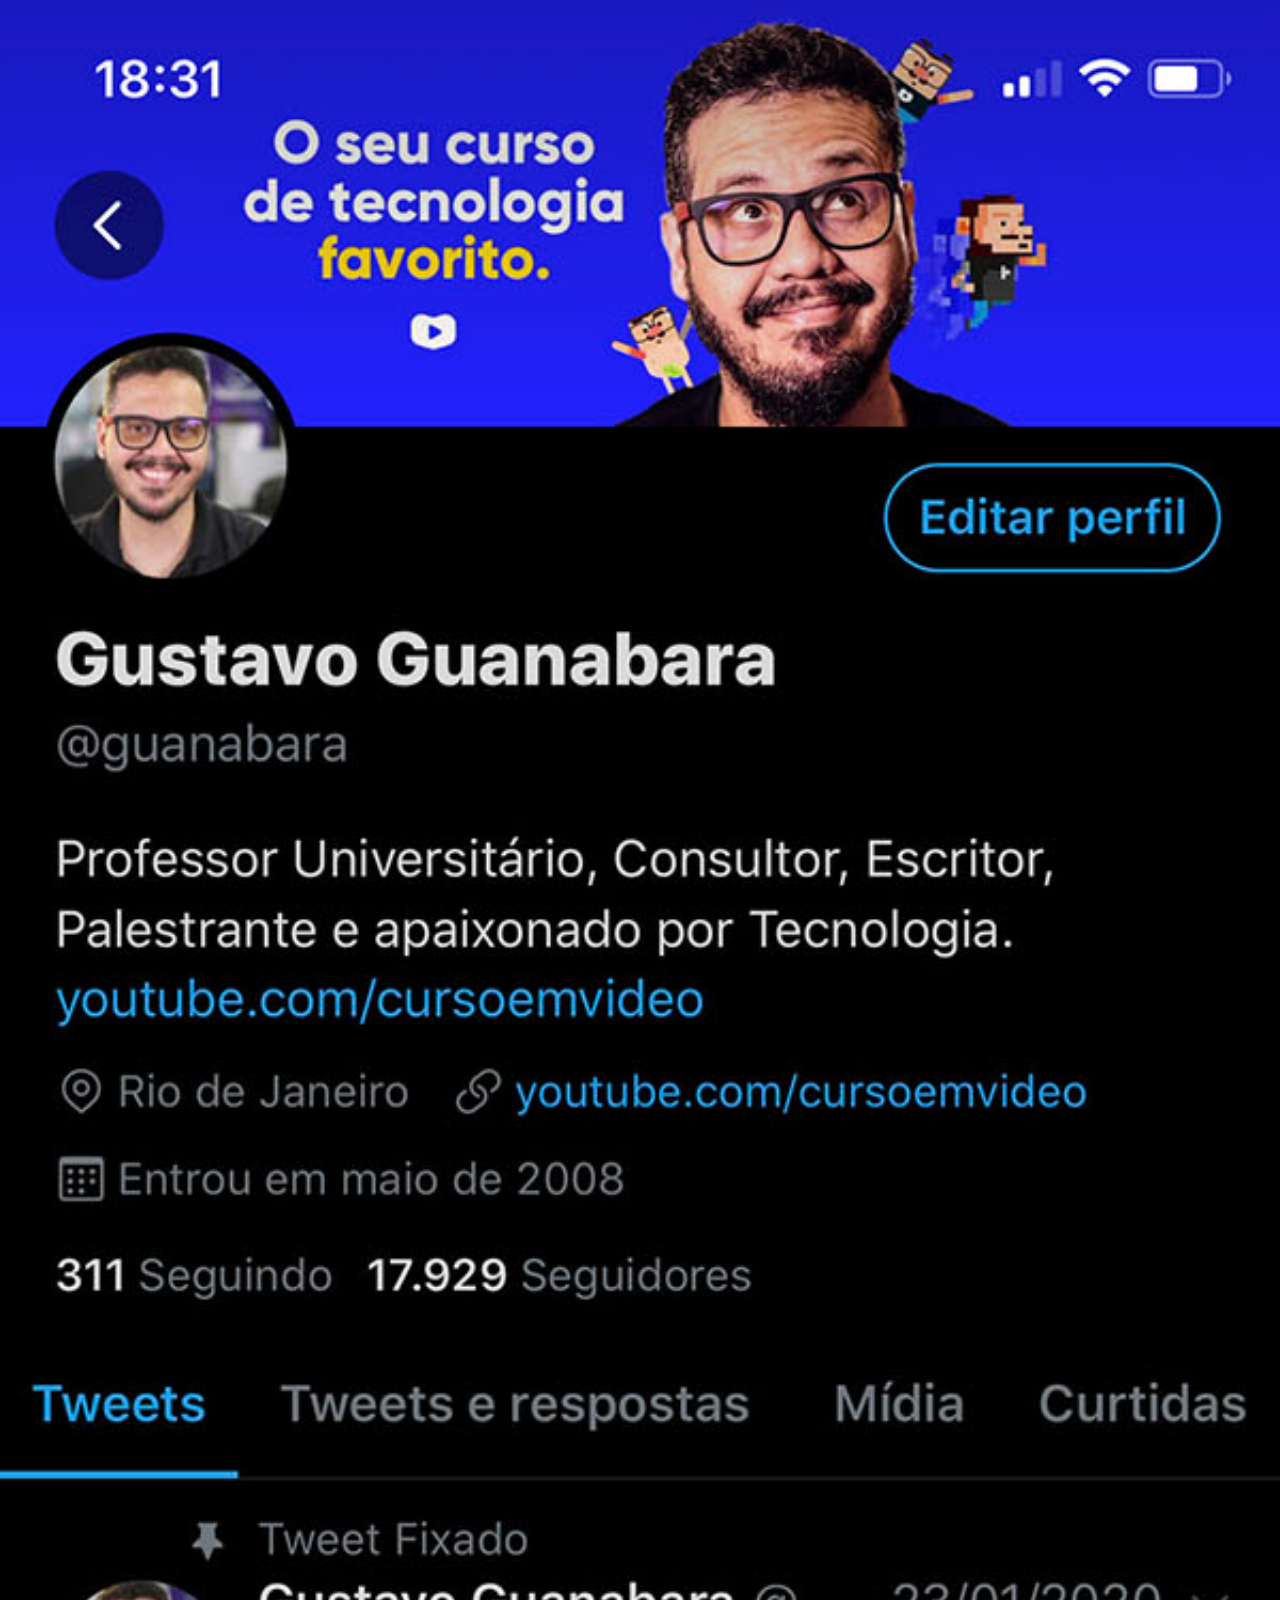
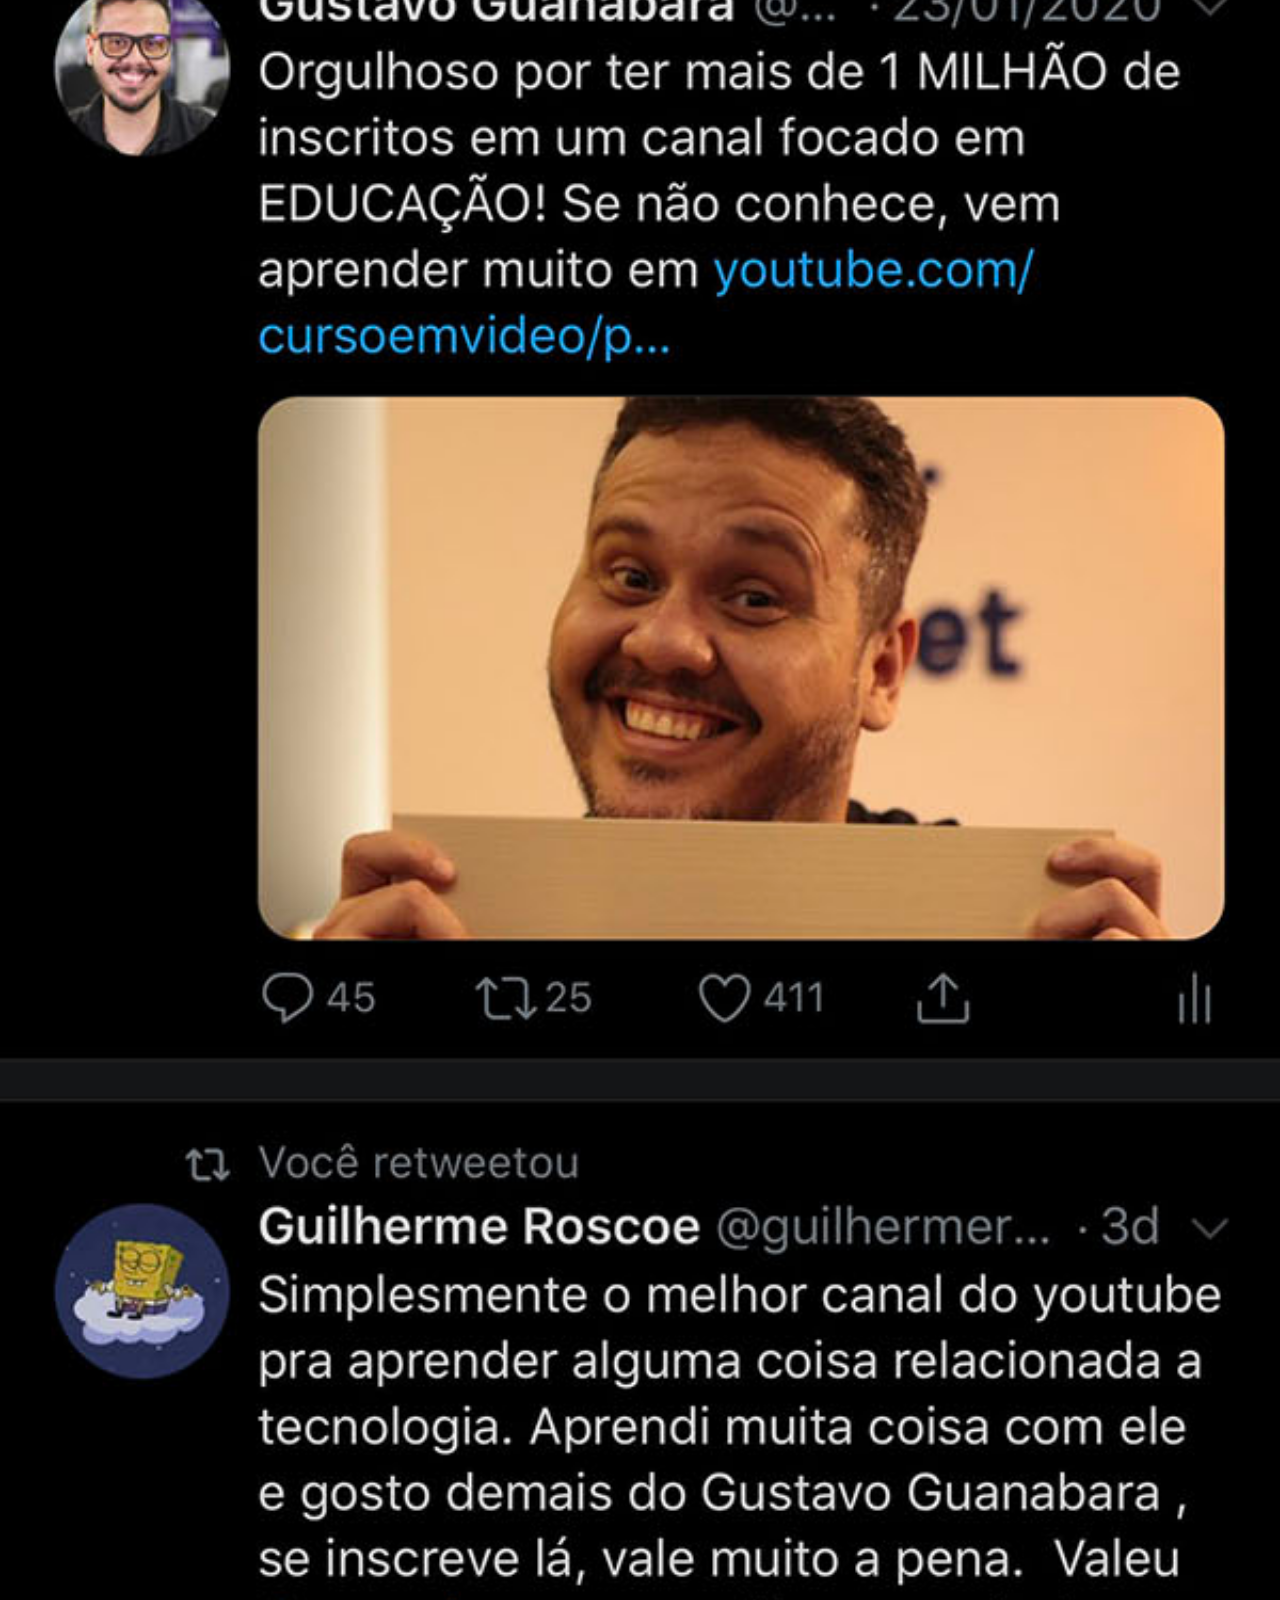
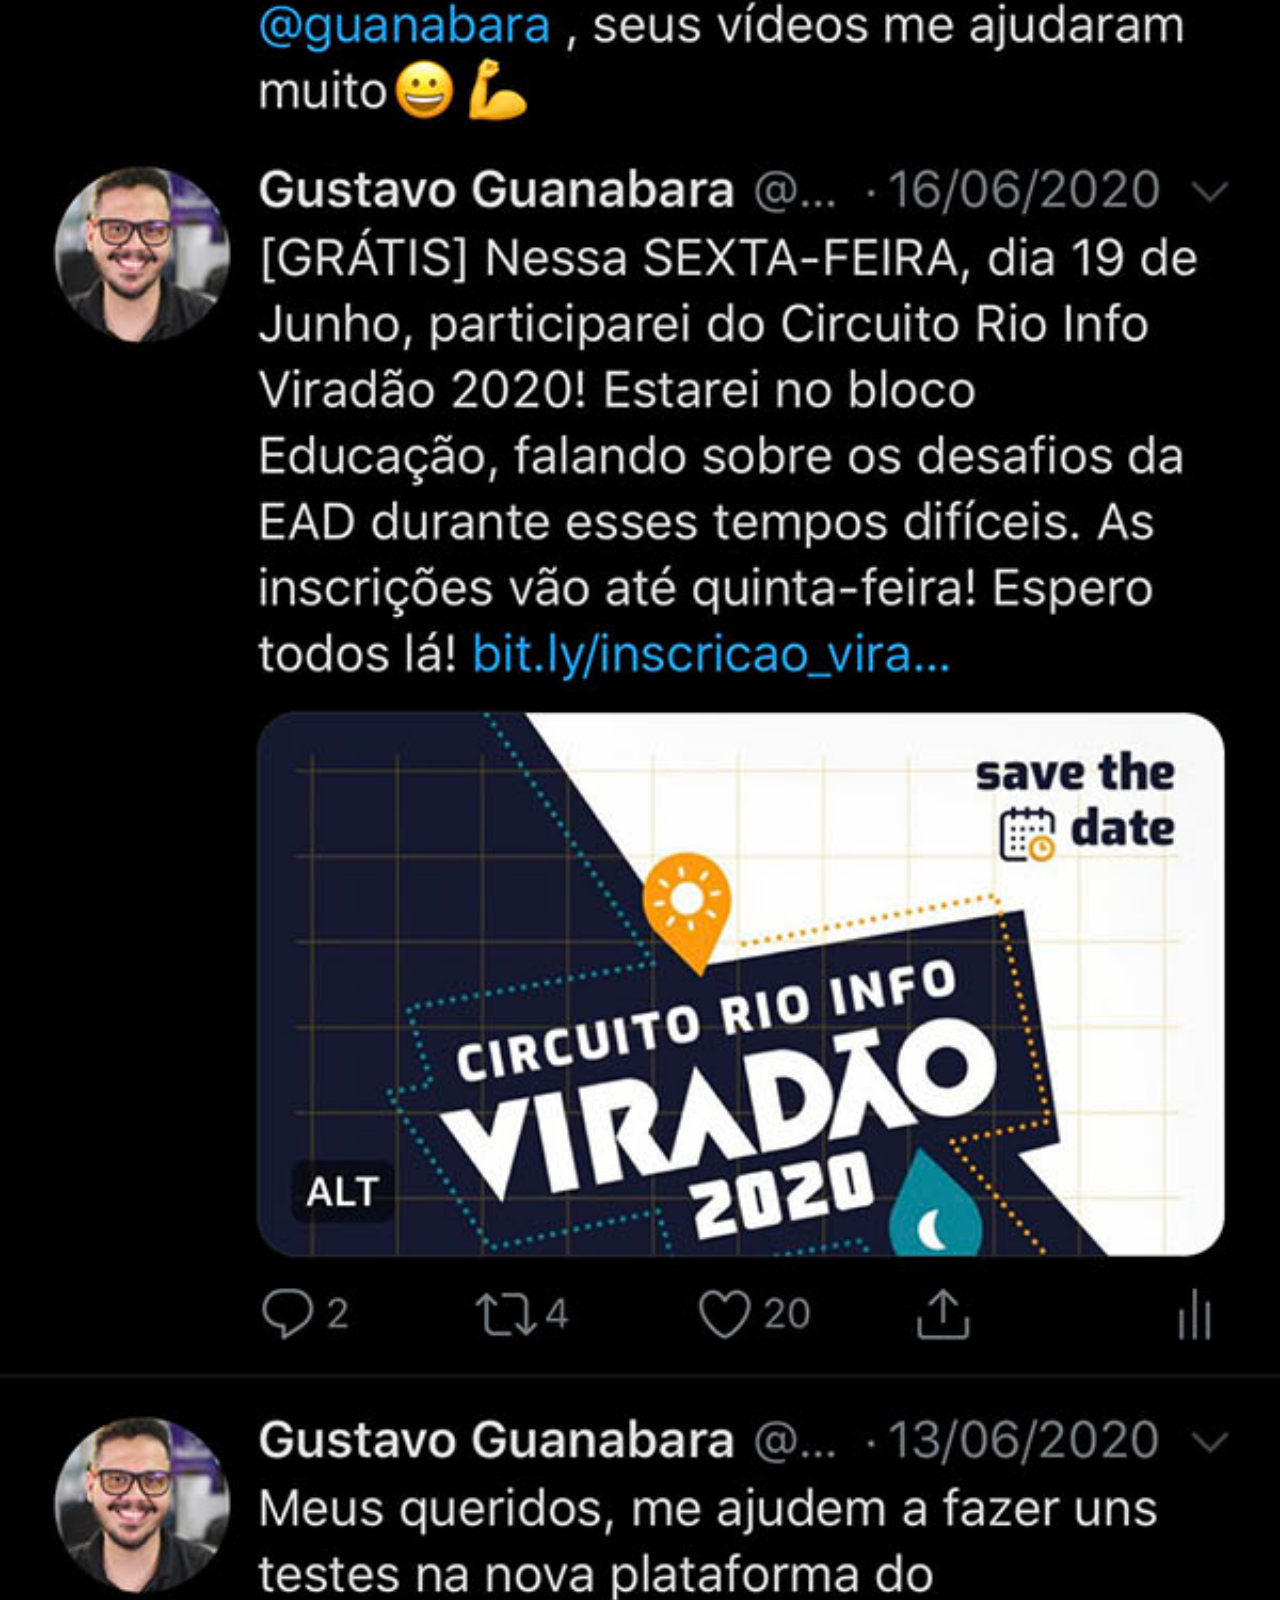
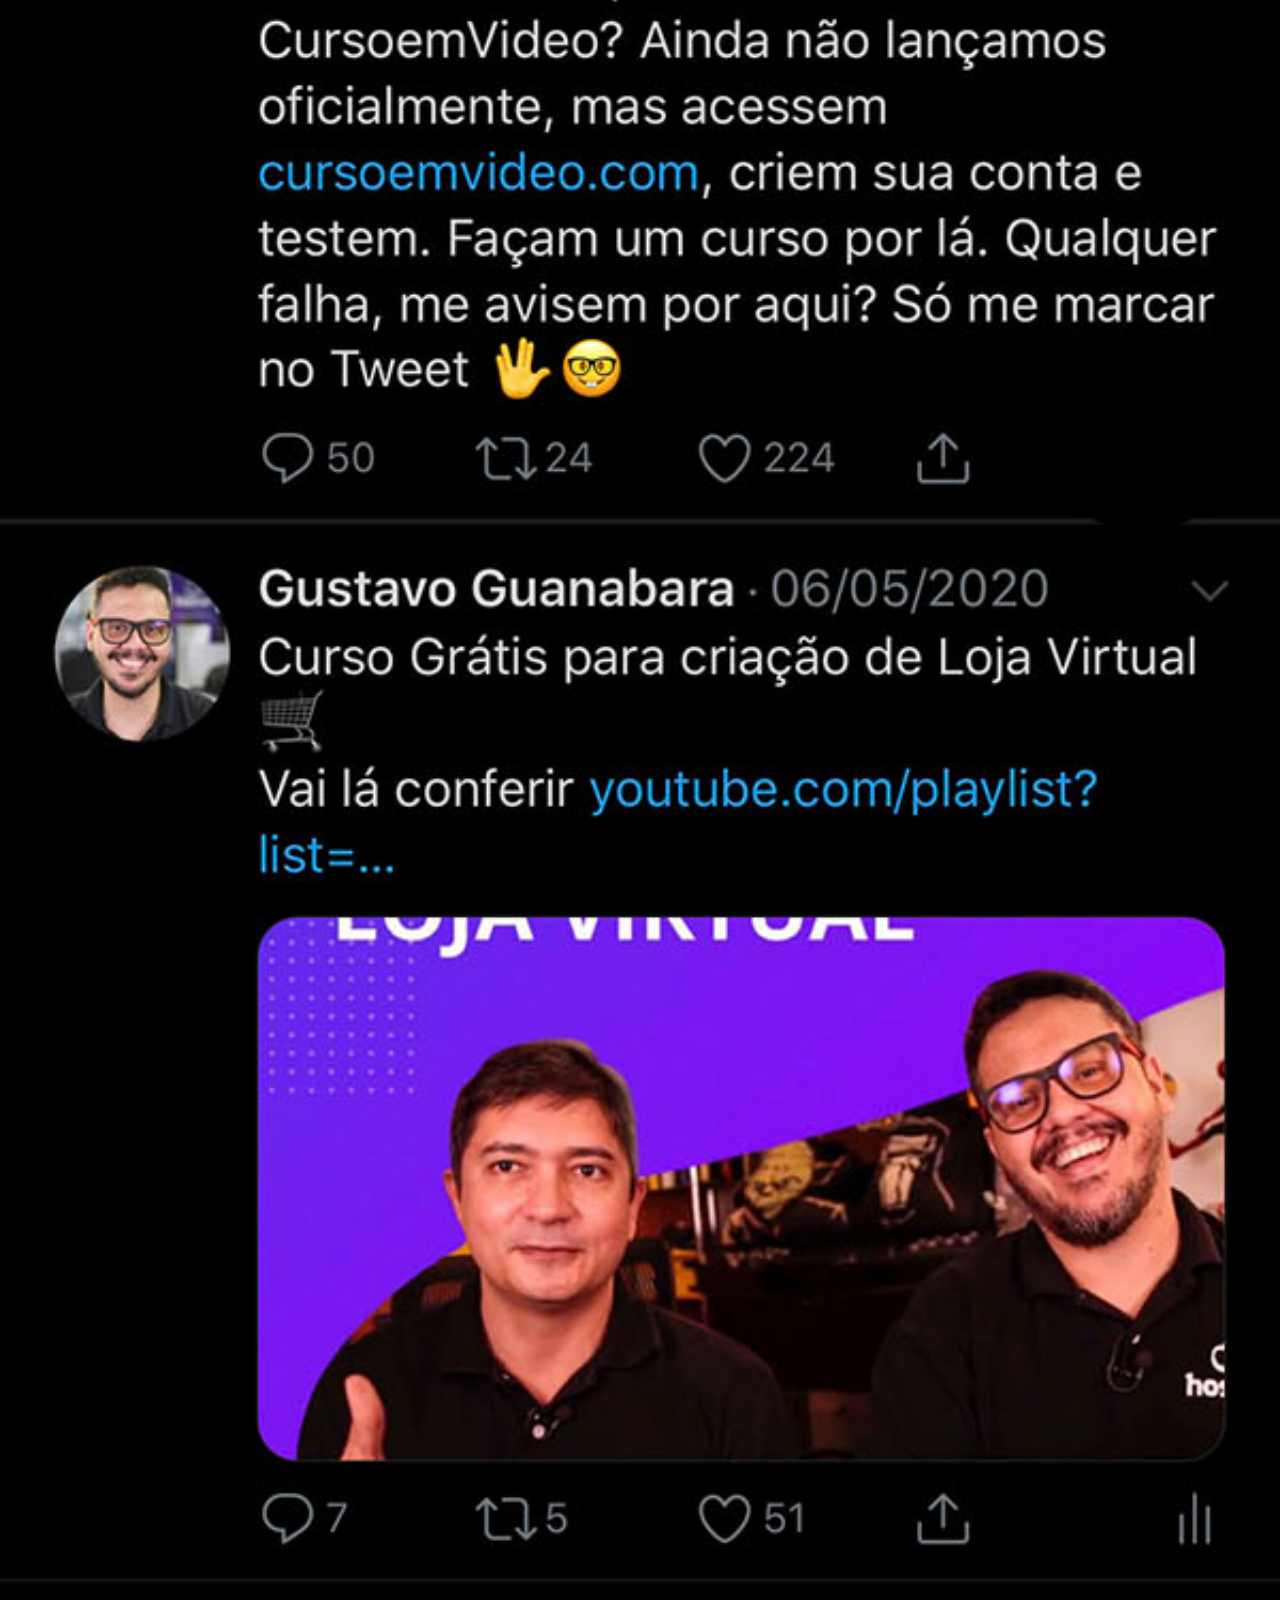
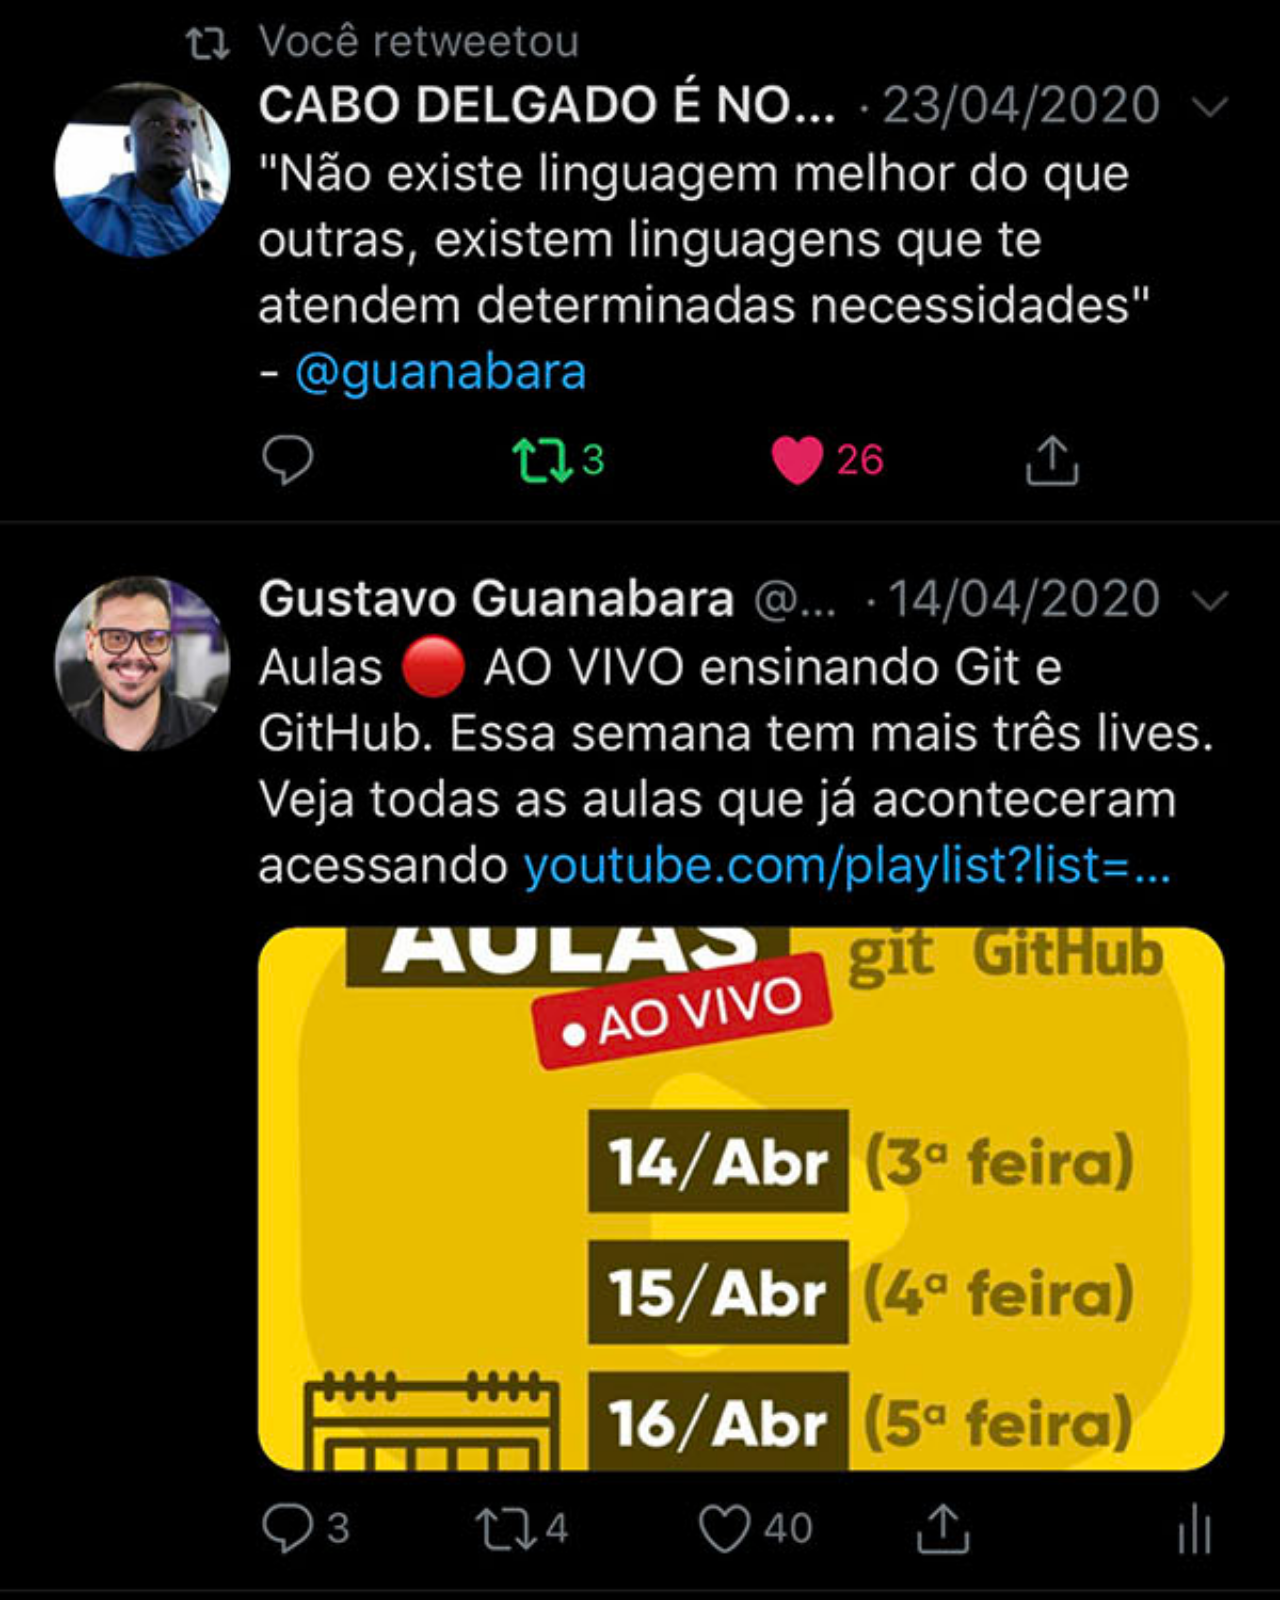
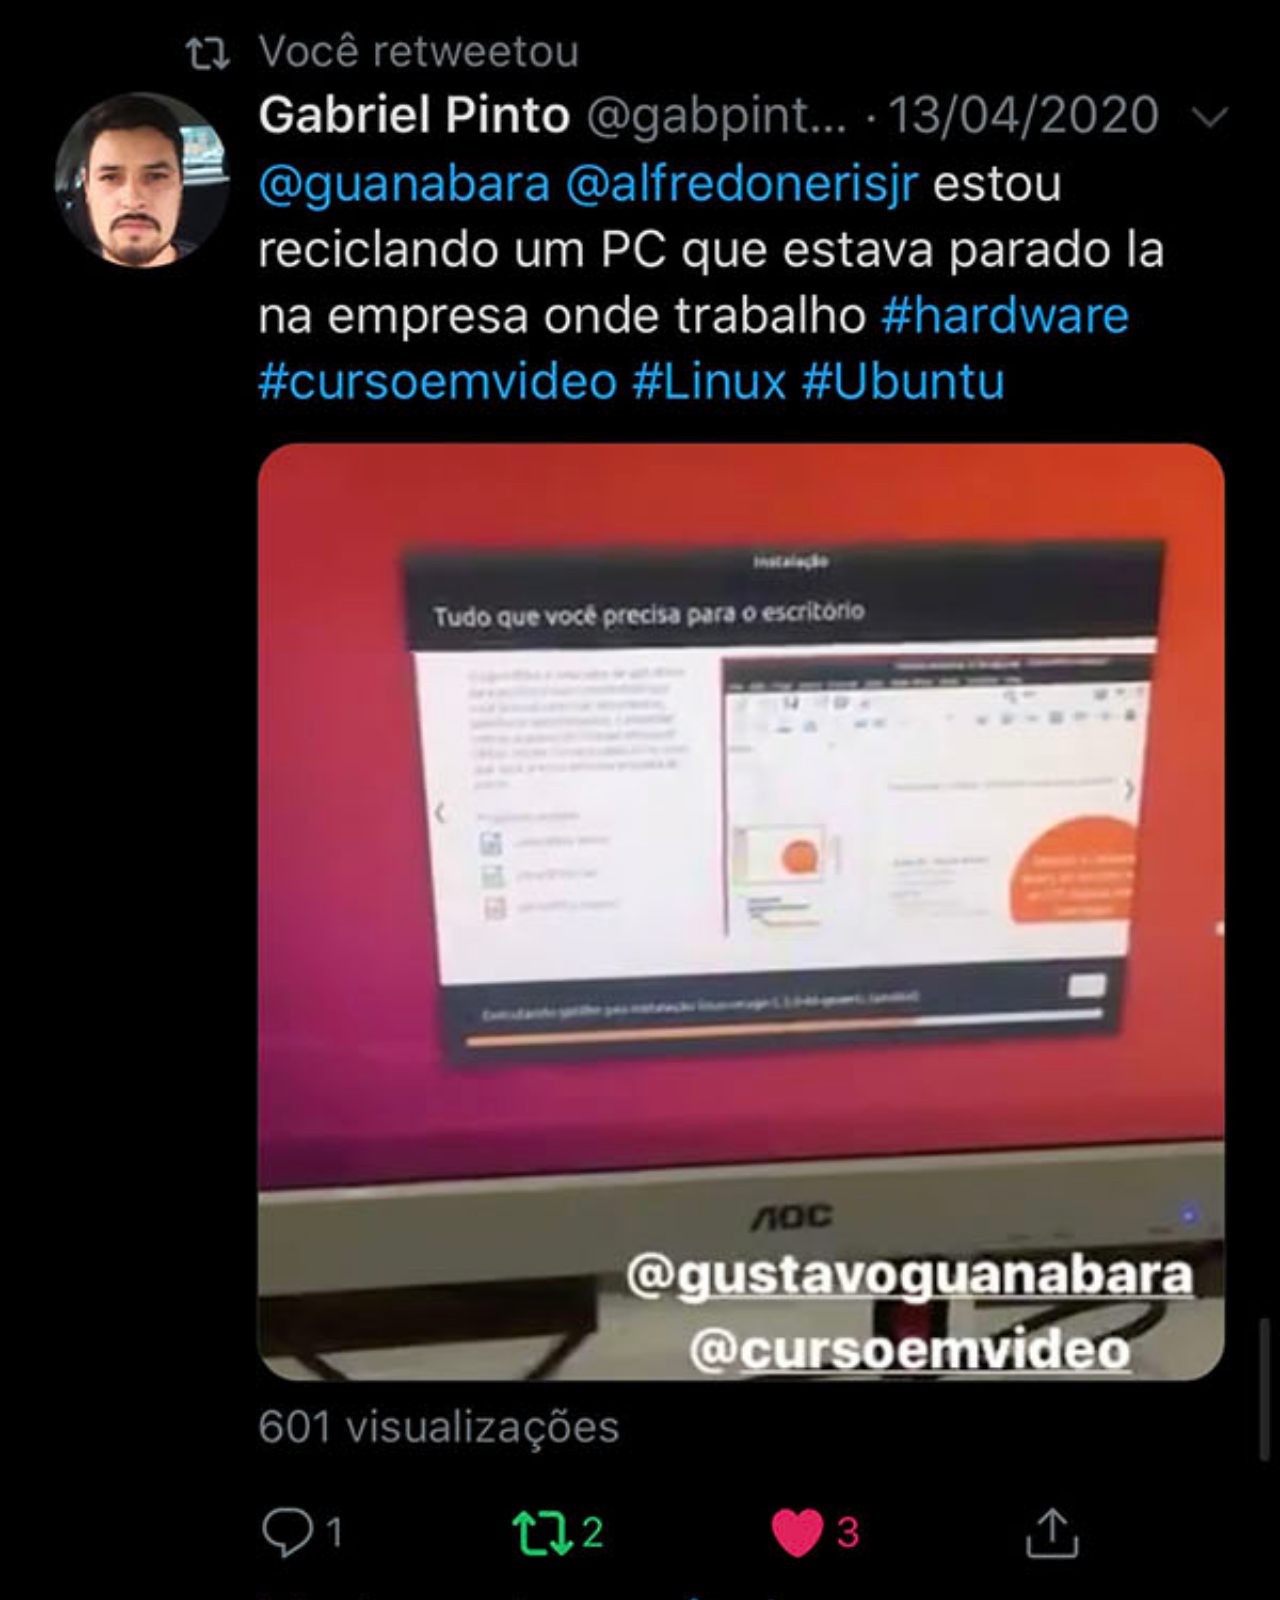
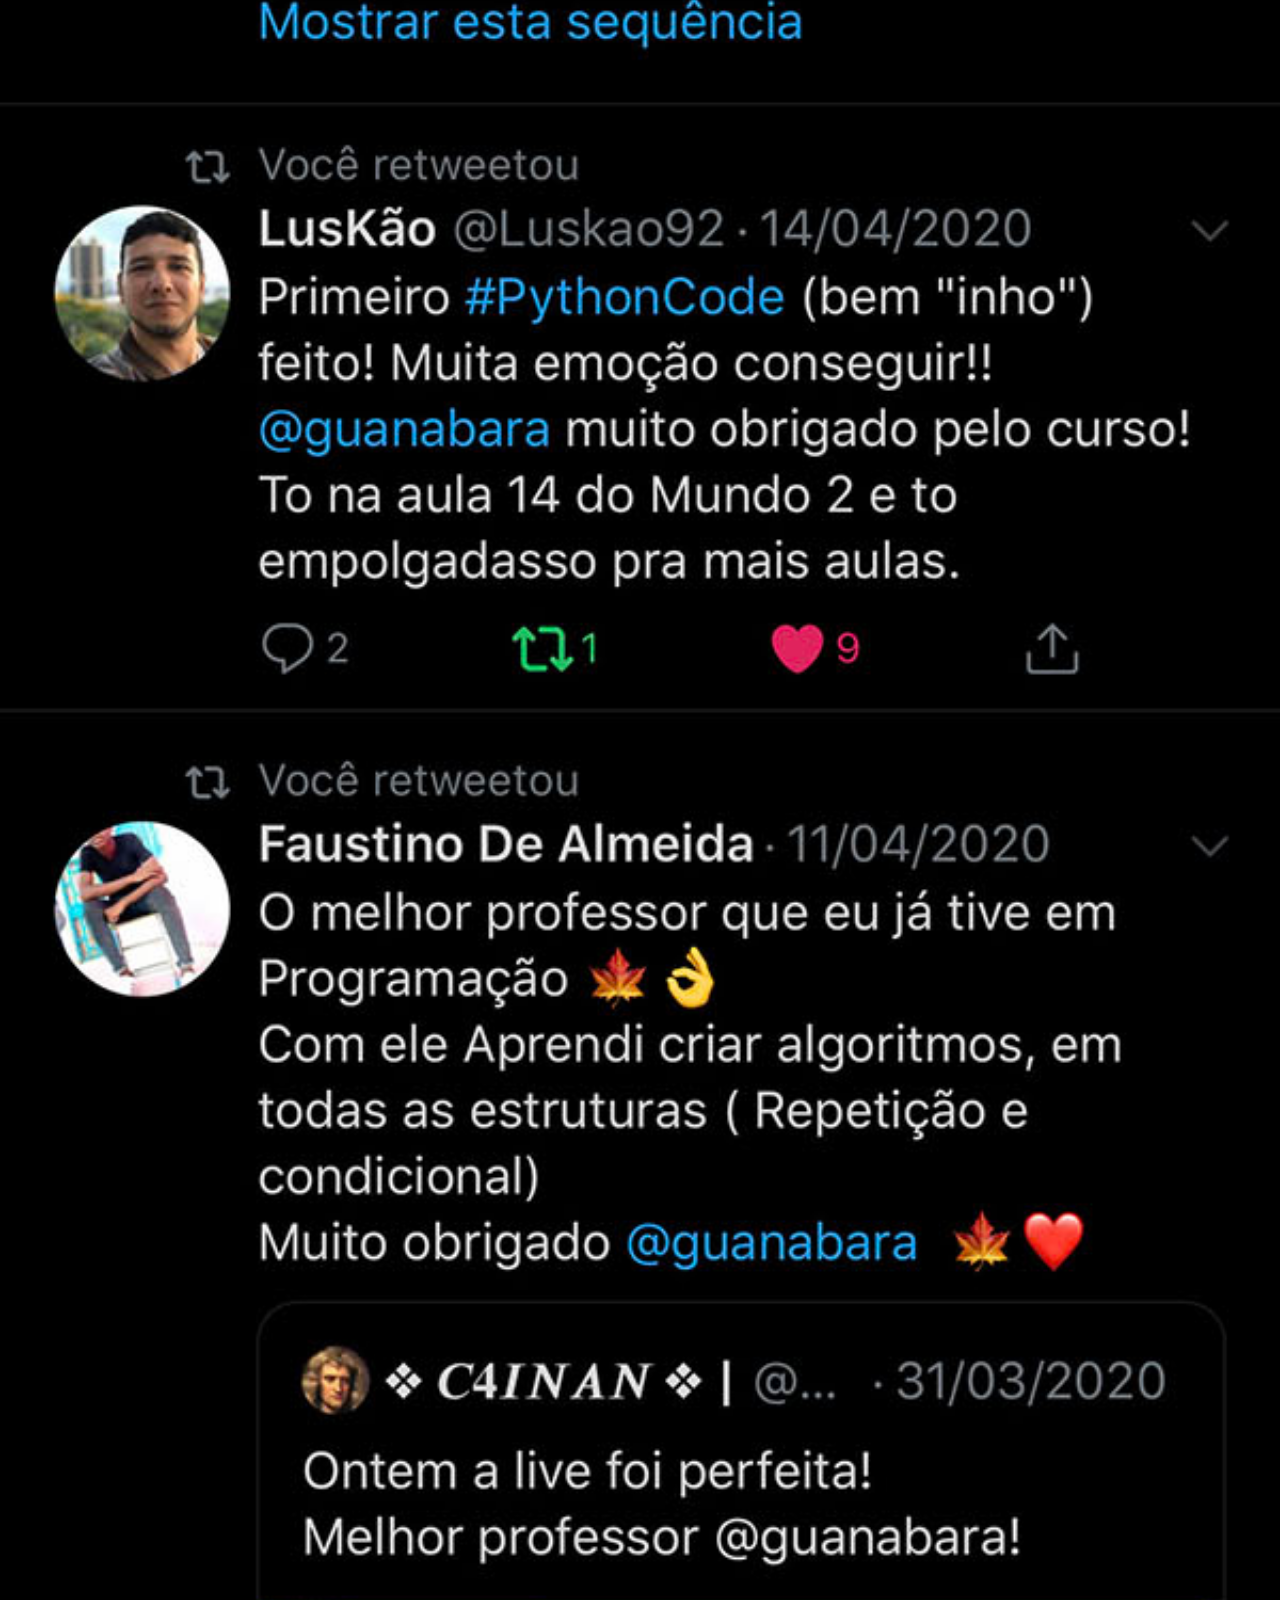
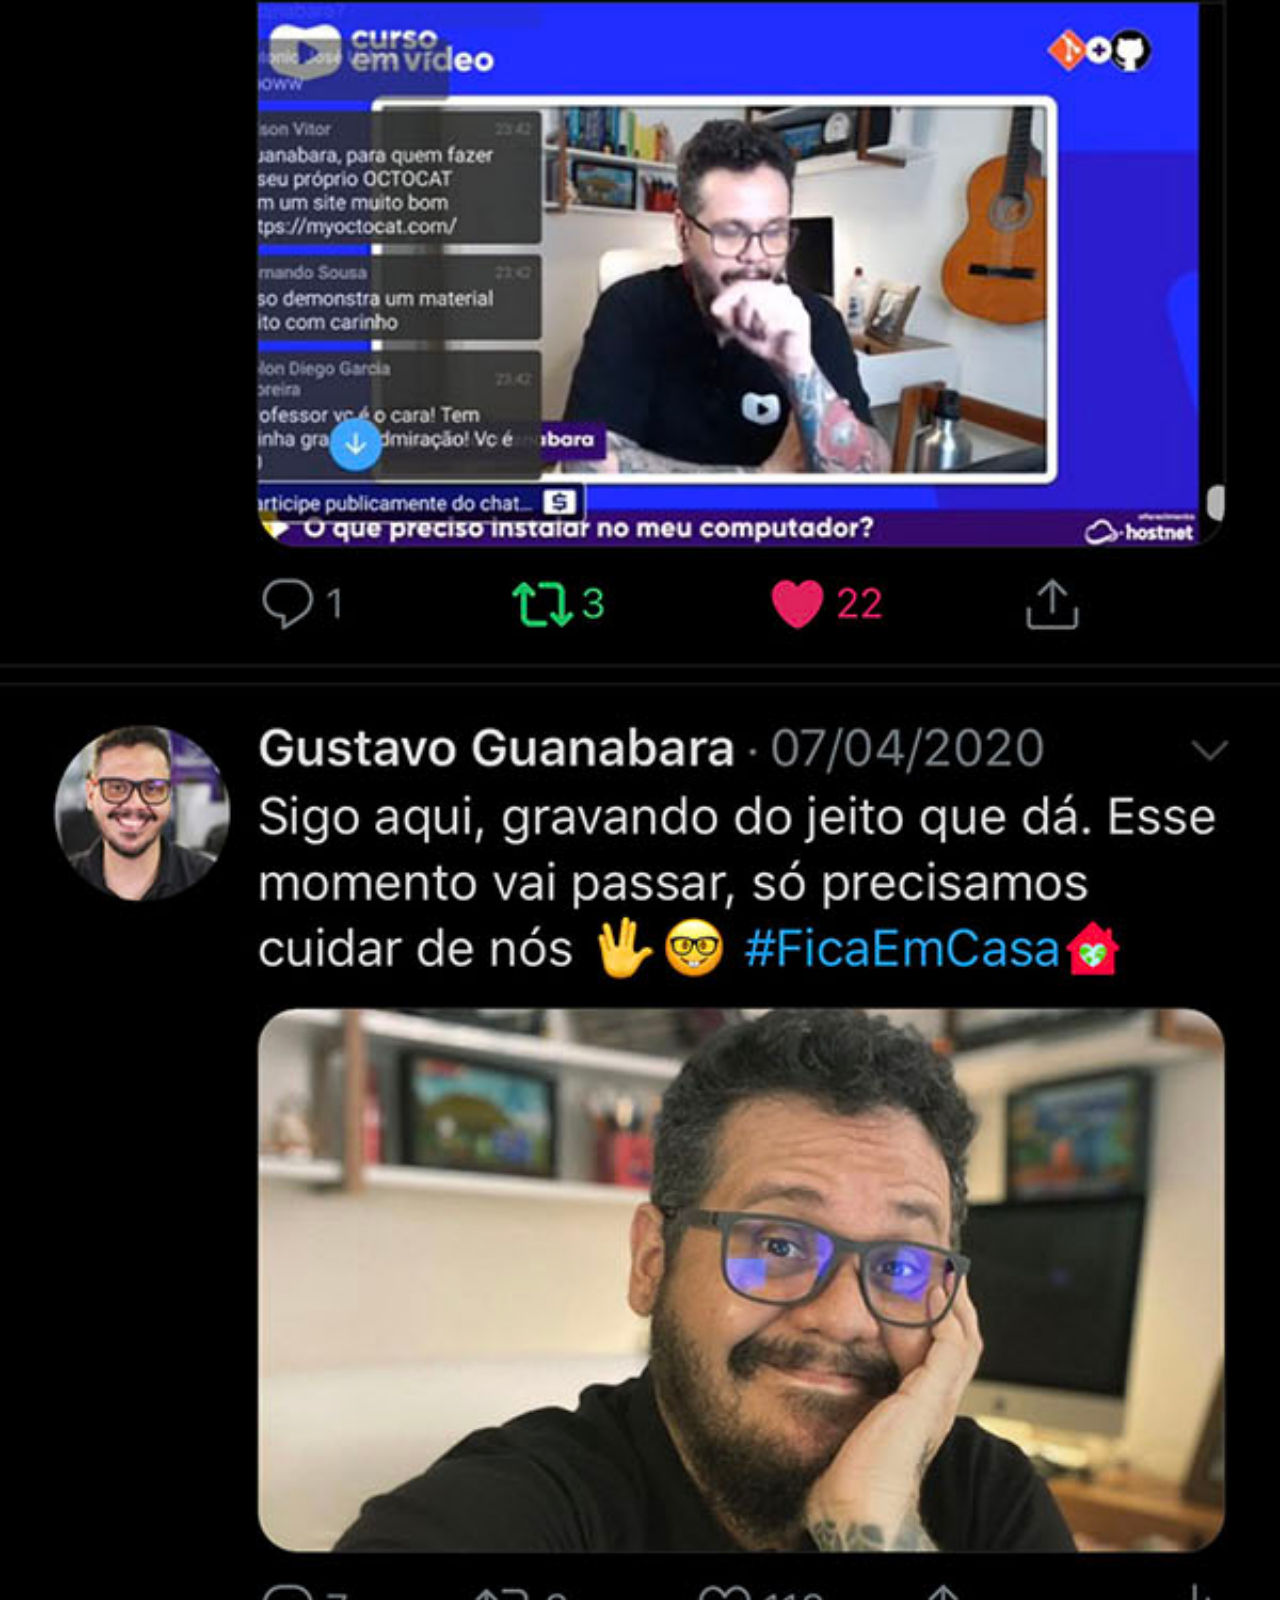
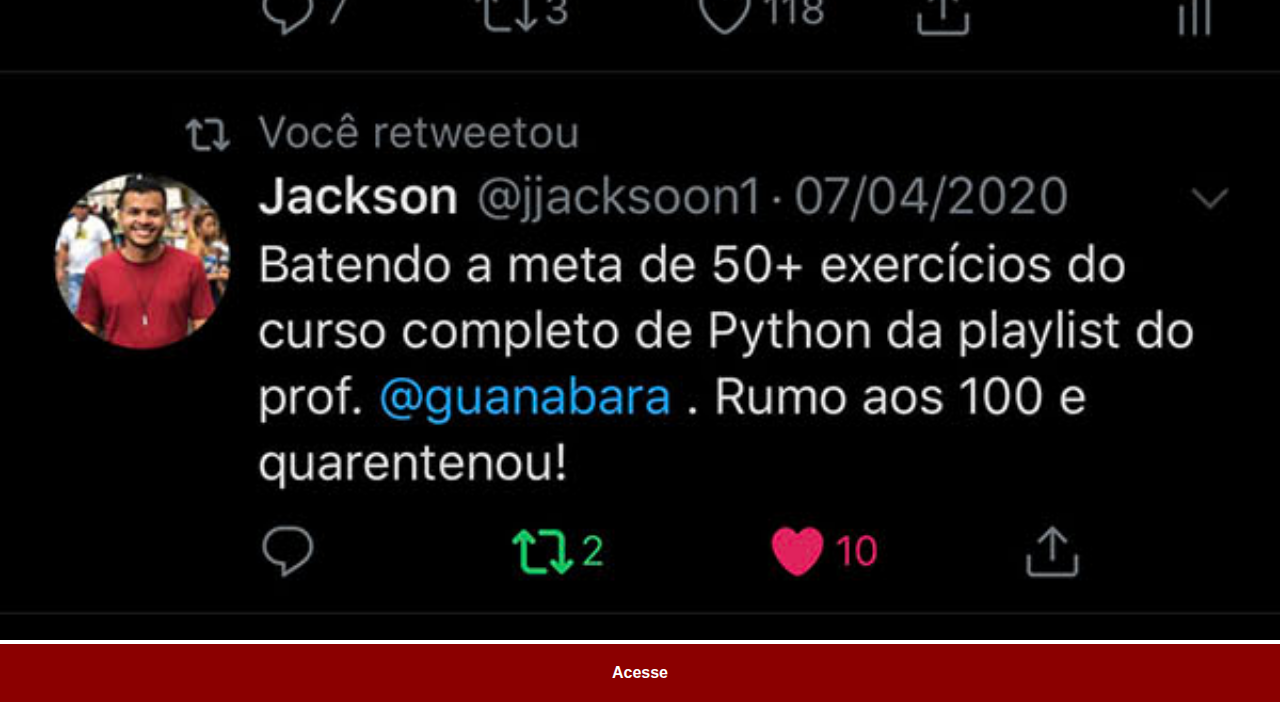
<file: twitter.html>
<!DOCTYPE html>
<html lang="pt-br">
<head>
    <meta charset="UTF-8">
    <meta http-equiv="X-UA-Compatible" content="IE=edge">
    <meta name="viewport" content="width=device-width, initial-scale=1.0">
    <title>Twitter</title>
    <link rel="stylesheet" href="estilos/social.css">
</head>
<body>
    <img src="pacote-d013/imagens/tela-twitter.jpg" alt="twitter">
    <a href="https://twitter.com/guanabara" target="_blank">Acesse</a>
</body>
</html>
</file>
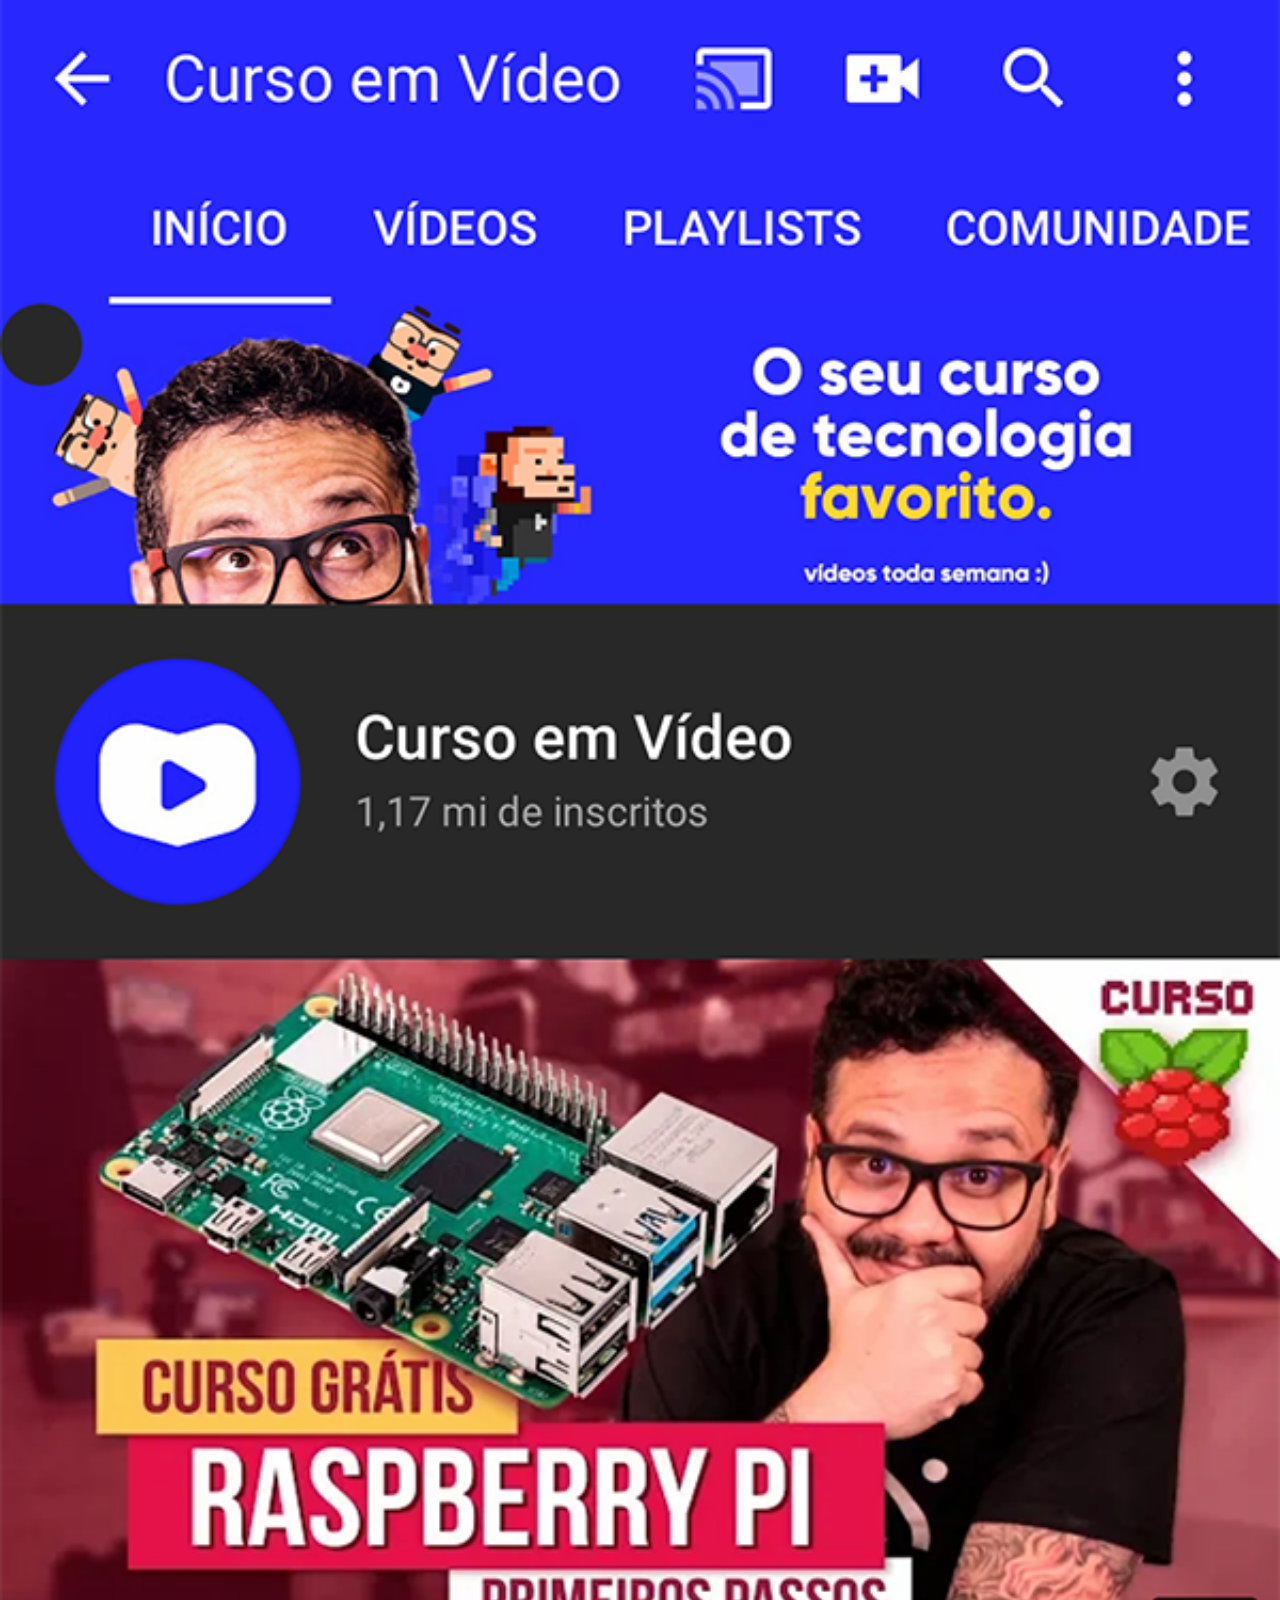
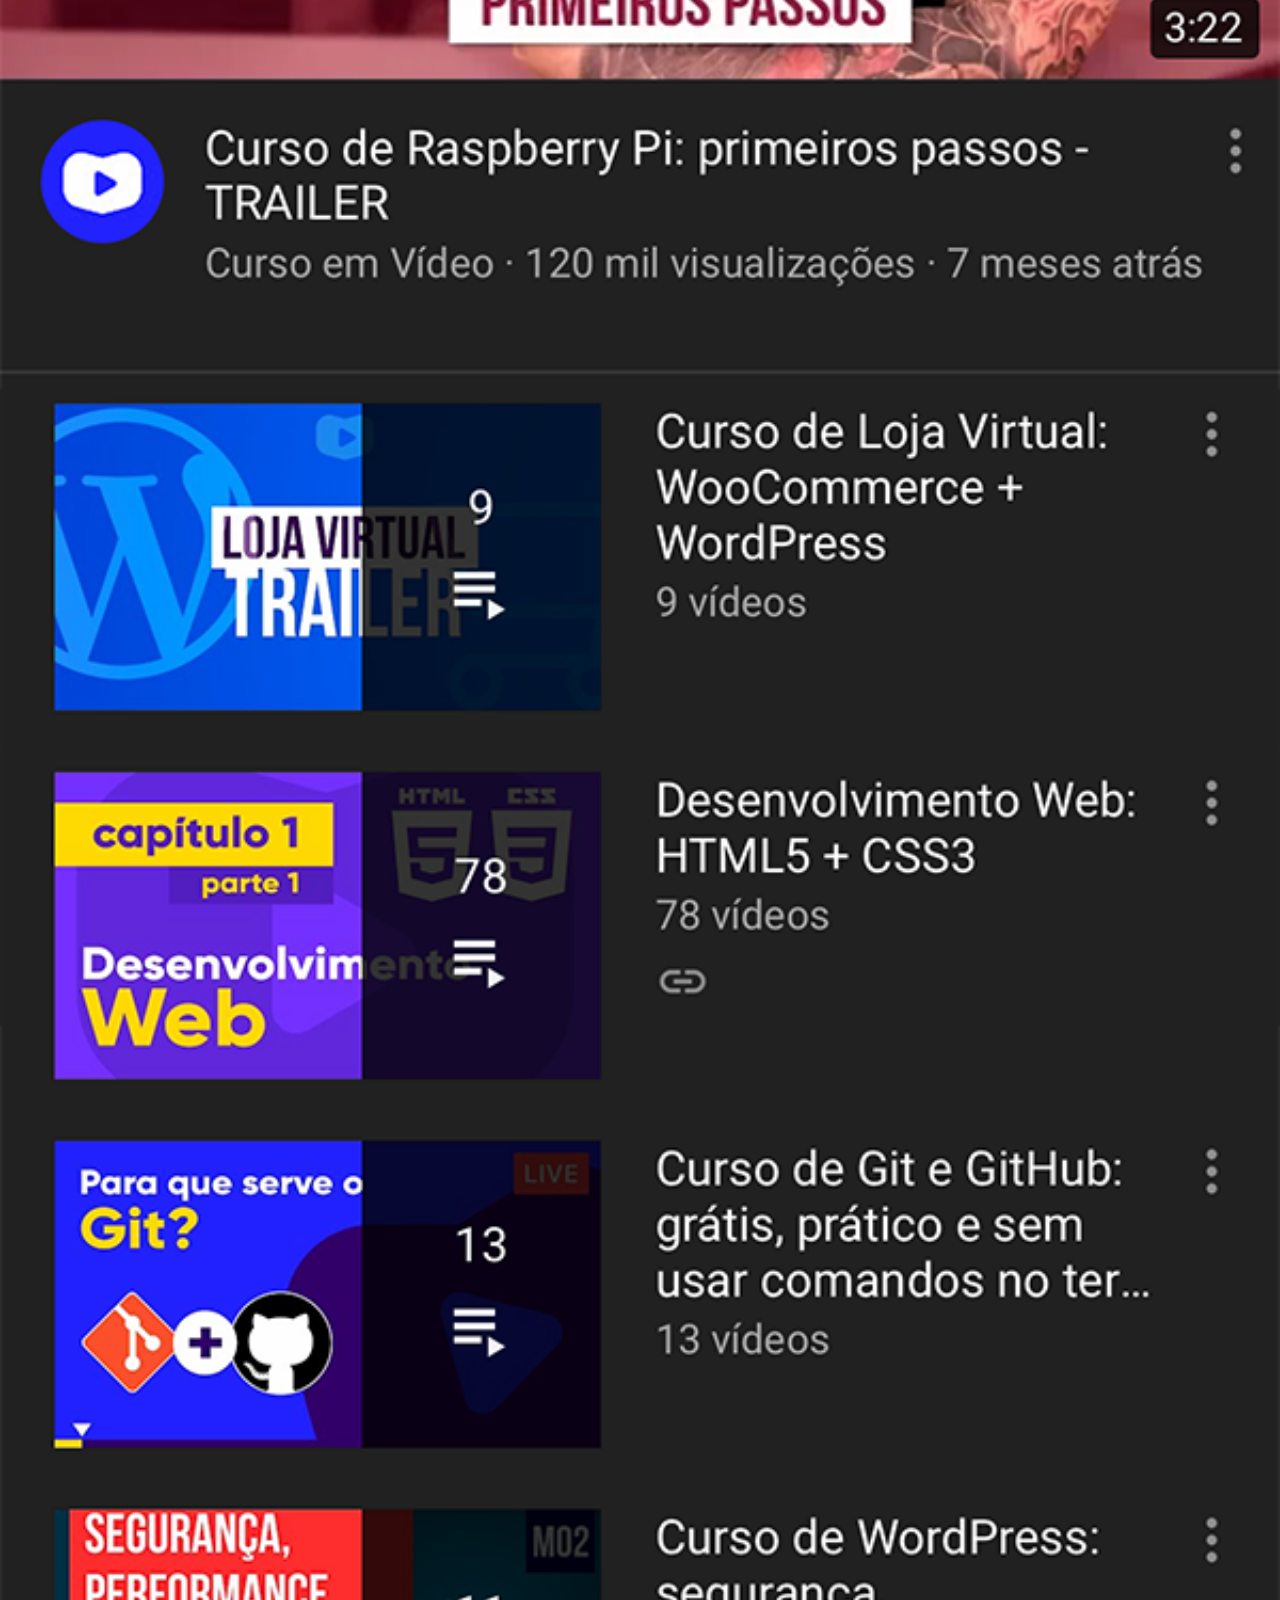
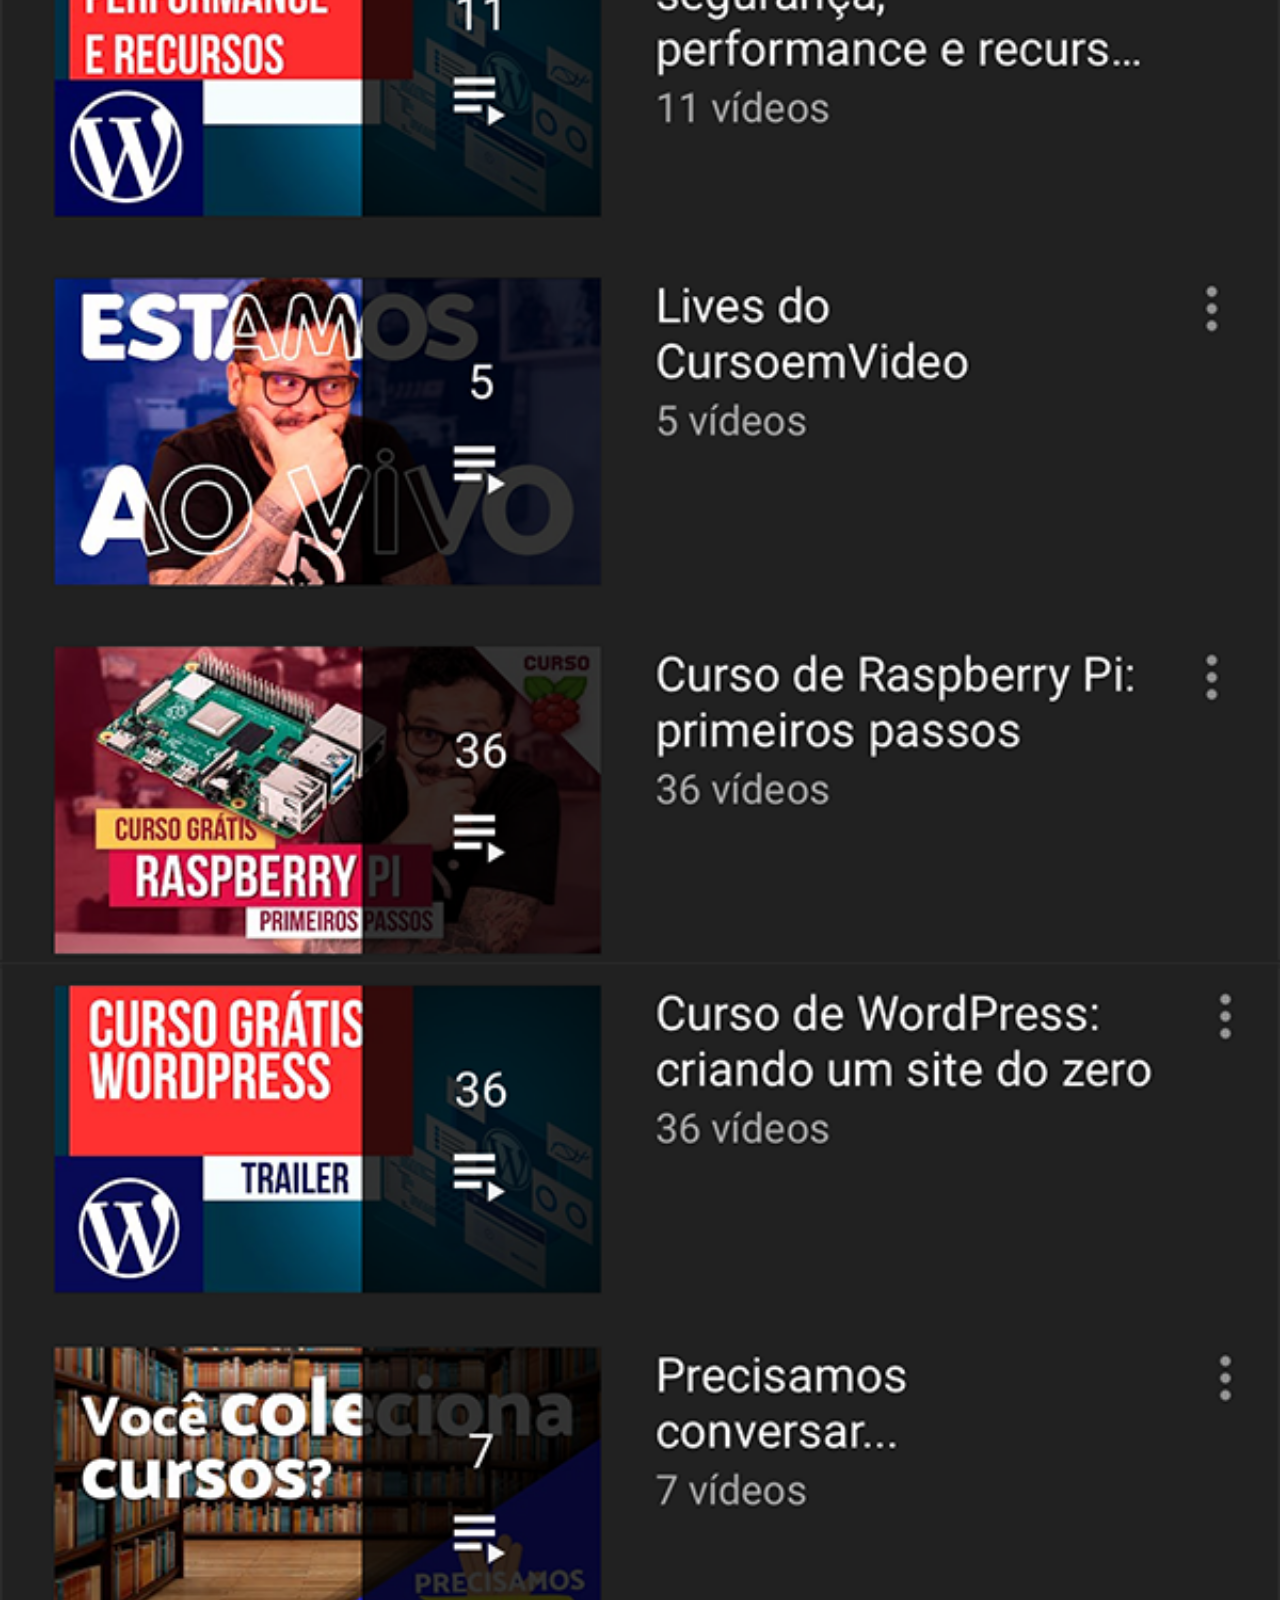
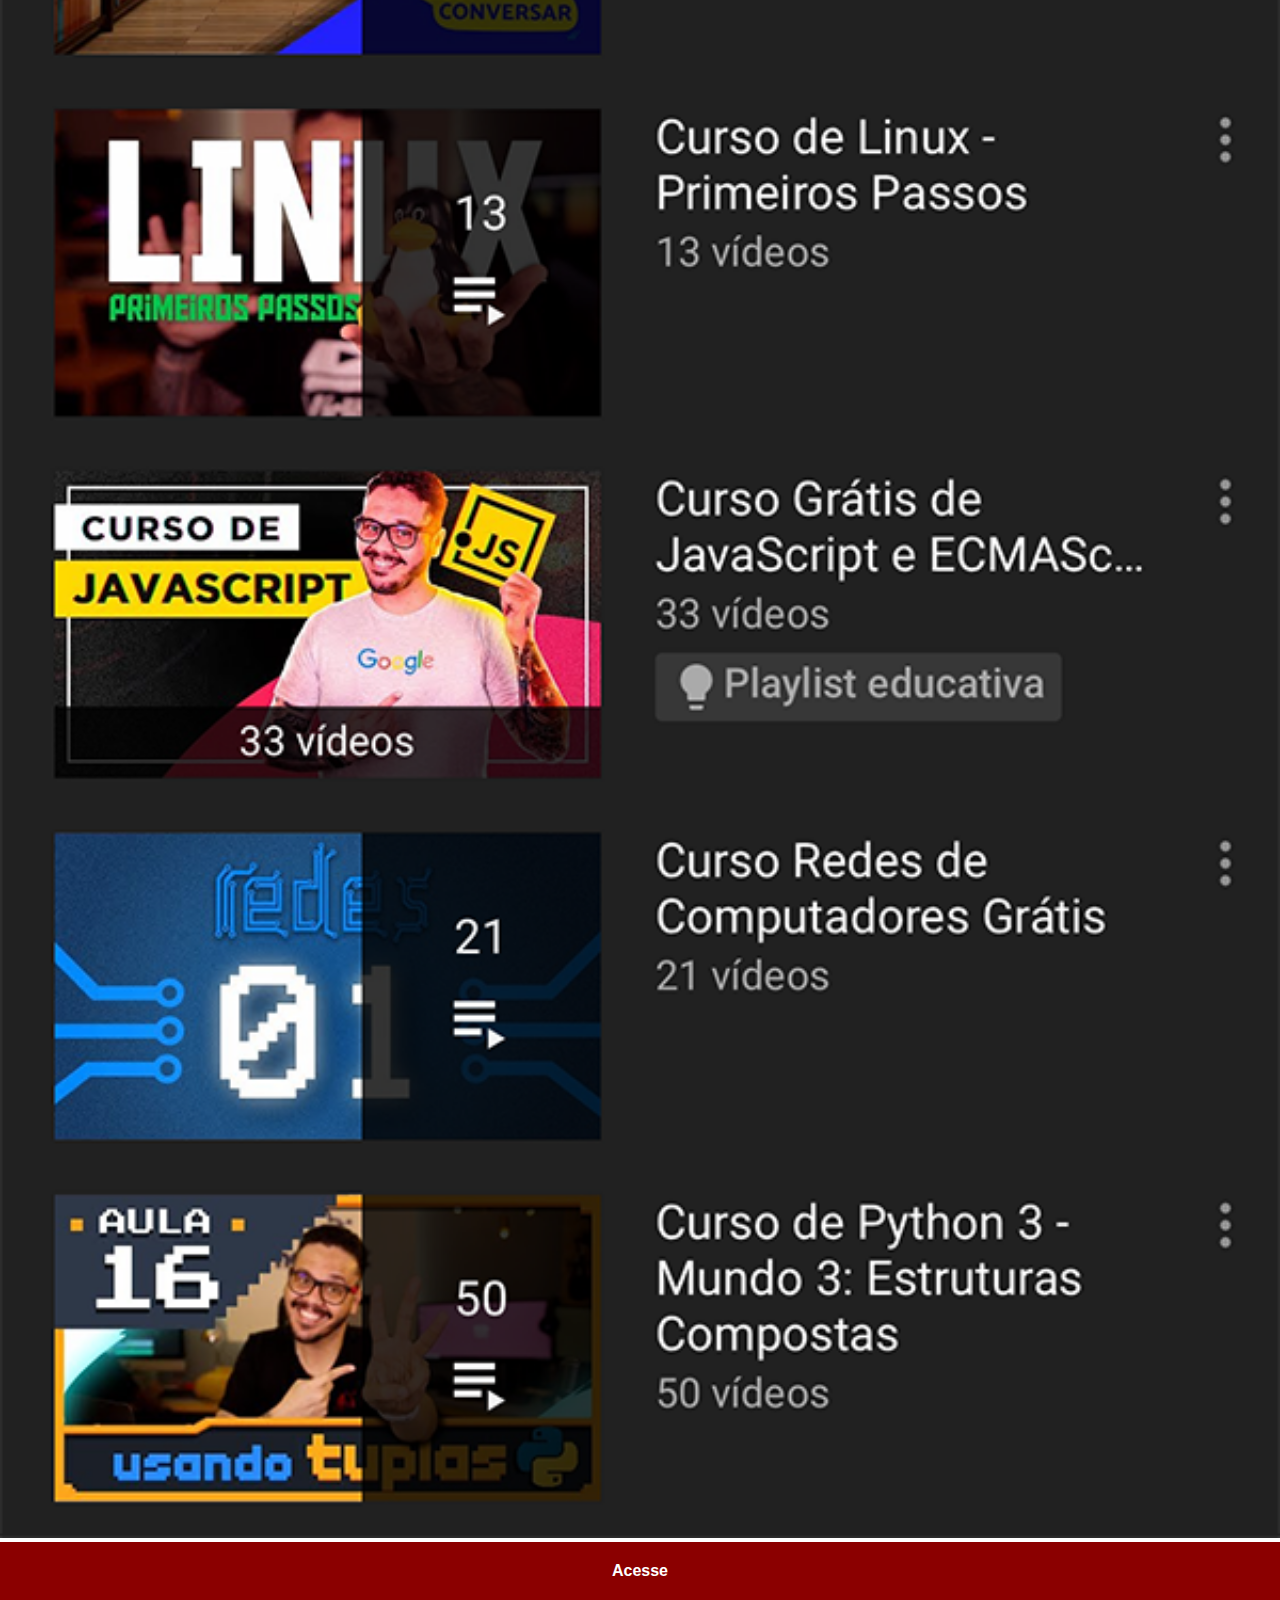
<file: youtube.html>
<!DOCTYPE html>
<html lang="pt-br">
<head>
    <meta charset="UTF-8">
    <meta http-equiv="X-UA-Compatible" content="IE=edge">
    <meta name="viewport" content="width=device-width, initial-scale=1.0">
    <title>Youtube</title>
    <link rel="stylesheet" href="estilos/social.css">
</head>
<body>
    <img src="pacote-d013/imagens/tela-youtube.png" alt="youtube">
    <a href="https://www.youtube.com/@CursoemVideo/playlists" target="_blank">Acesse</a>
</body>
</html>
</file>
<file: style.css>
@charset "UTF-8";

*{
    margin: 0;
    padding: 0;
    font-family: Arial, "Helvetica Neue", Helvetica, sans-serif;
}

html, body {
    height: 100vh;
    width: 100vw;
    background-size: cover;
    background-attachment: fixed;
}

body {
    background: url(pacote-d013/imagens/fundo-madeira.jpg) no-repeat top center;
    background-size: cover;
    background-attachment: fixed;
}    

main {
    position: relative;
    height: 100vh;
}

section#telefone {
    position: absolute;
    top: 50%;
    left: 50%;
    transform: translate(-50%, -50%);
    height: 627px;
    width: 311px;
    background: url(pacote-d013/imagens/frame-iphone.png);
}

iframe#tela {
    position: relative;
    top: 80px;
    left: 22px;
    width: 267px;
    height: 471px;
}

section#redessociais {
    text-align: right;
}

section#redessociais img {
    width: 50px;
    margin: 10px;
    border-radius: 50%;
    box-shadow: 2px 2px 5px black;
    box-sizing: border-box;
}

section#redessociais img:hover {
    border: 2px solid rgba(255, 255, 255, 0.637);
    transform: translate(-3px, -3px);
    box-shadow: 5px 5px 10px black;
    transition: transform .5s, border 1s;
}
</file>
<file: estilos/social.css>
@charset "UTF-8";

*{
    margin: 0px;
    padding: 0px;
    font-family: Arial, Helvetica, sans-serif;
}

::-webkit-scrollbar {
    width: 0px;
    height: 0px;
}

img {
    width: 100vw;
}

a {
    display: block;
    background-color: darkred;
    color: white;
    padding: 20px;
    text-align: center;
    font-weight: bolder;
    text-decoration: none;
}

a:hover {
    background-color: red;
}
</file>
